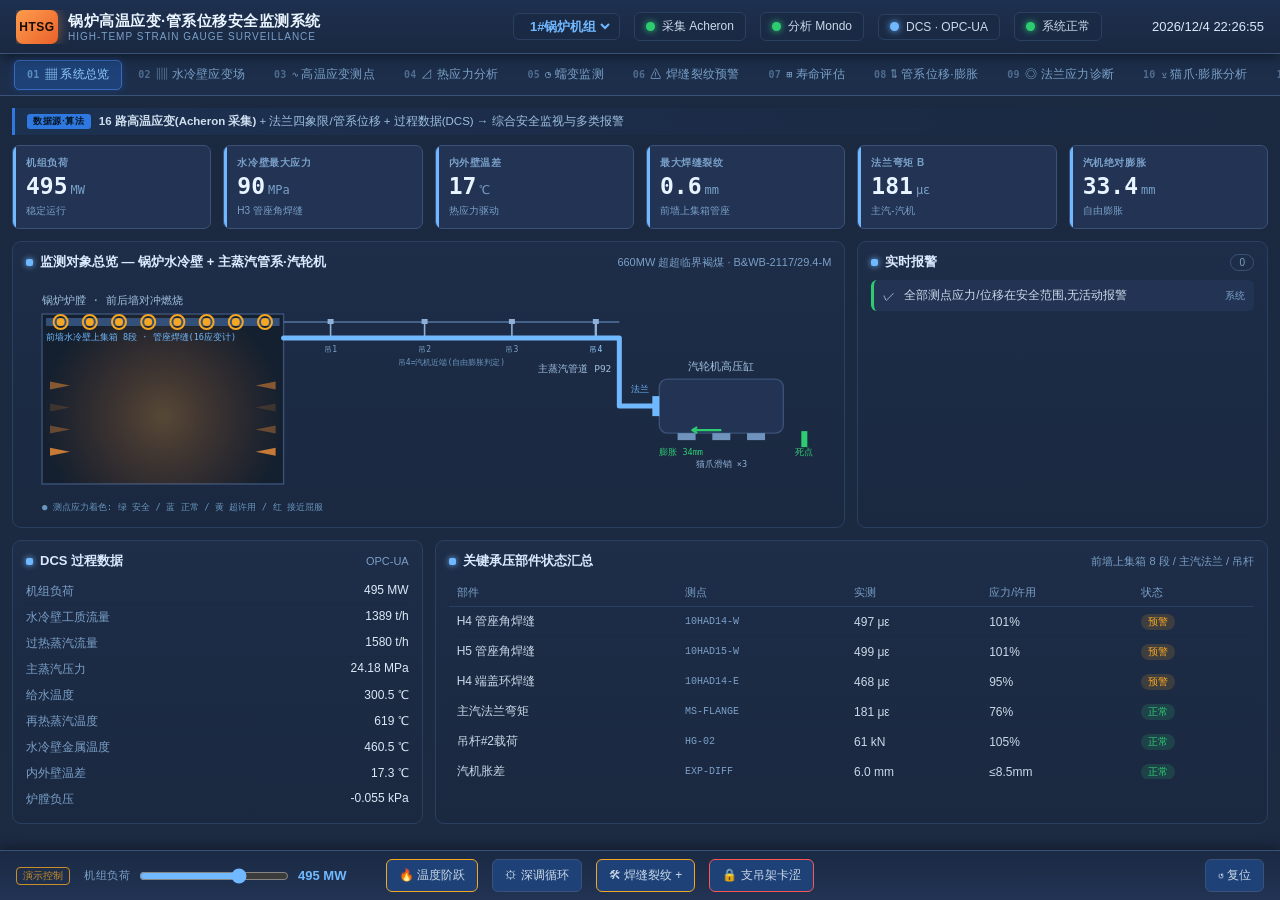
<file: dev-docs/htsg_hmi.html>
<!DOCTYPE html>
<html lang="zh-CN">
<head>
<meta charset="UTF-8">
<meta name="viewport" content="width=device-width, initial-scale=1.0">
<title>锅炉高温应变·管系位移安全监测系统</title>
<style>
:root{
  --bg:#1c2a42; --bg2:#1a2840; --panel:#1e2d48; --panel2:#223354;
  --border:#2a4060; --border2:#3a5278;
  --txt:#cbd9e8; --muted:#7aa0c8; --dim:#6896be;
  --cyan:#70b8ff; --blue:#2e78e0; --green:#2ecc71; --amber:#f5a623; --red:#ff5555; --purple:#a78bfa; --orange:#ff9d4d;
  --grid:#2a4060;
}
*{box-sizing:border-box;margin:0;padding:0}
html,body{height:100%}
body{
  font-family:"Segoe UI","Microsoft YaHei",-apple-system,sans-serif;
  background:linear-gradient(180deg,#1a2840 0%,#1c2a42 100%);
  color:var(--txt); font-size:13px; overflow:hidden; height:100vh;
  display:flex; flex-direction:column;
}
#topbar{
  height:54px; flex:0 0 54px; display:flex; align-items:center;
  background:linear-gradient(180deg,#1e3050,#1a2840);
  border-bottom:1px solid var(--border2); padding:0 16px; gap:14px;
  box-shadow:0 2px 12px rgba(0,0,0,.5); z-index:20;
}
#logo{display:flex;align-items:center;gap:10px;flex-shrink:1;min-width:0;overflow:hidden}
#logo .mark{
  width:42px;height:34px;border-radius:7px;
  background:linear-gradient(135deg,var(--orange),#e8612a);
  display:flex;align-items:center;justify-content:center;font-weight:800;color:#1a0c03;font-size:12px;letter-spacing:.5px;
  box-shadow:0 0 14px rgba(255,157,77,.45);
}
#logo .t1{font-size:15px;font-weight:700;letter-spacing:.5px;color:#eaf4ff;white-space:nowrap;overflow:hidden;text-overflow:ellipsis}
#logo .t2{font-size:10px;color:var(--muted);letter-spacing:1px;white-space:nowrap}
#topbar .spacer{flex:1}
.unit-sel{display:flex;align-items:center;gap:6px;background:#1a2a45;border:1px solid var(--border);border-radius:6px;padding:4px 6px}
.unit-sel select{background:transparent;color:var(--cyan);border:none;font-size:13px;font-weight:600;outline:none}
.tb-stat{display:flex;align-items:center;gap:7px;padding:5px 11px;background:#1a2a45;border:1px solid var(--border);border-radius:6px;font-size:12px;white-space:nowrap;flex-shrink:0}
.tb-stat .led{width:9px;height:9px;border-radius:50%;box-shadow:0 0 7px currentColor}
.led.g{background:var(--green);color:var(--green)}
.led.a{background:var(--amber);color:var(--amber)}
.led.r{background:var(--red);color:var(--red)}
.led.c{background:var(--cyan);color:var(--cyan)}
#clock{font-variant-numeric:tabular-nums;font-size:13px;color:#dbe9f7;min-width:148px;text-align:right}
#nav{
  flex:0 0 42px;height:42px;display:flex;align-items:center;gap:3px;
  background:#1c2e4a;border-bottom:1.5px solid var(--border2);padding:0 14px;
  overflow-x:auto;overflow-y:hidden;white-space:nowrap;z-index:15;
}
#nav::-webkit-scrollbar{height:5px}
#nav::-webkit-scrollbar-thumb{background:var(--border2);border-radius:3px}
.navbtn{
  display:inline-flex;align-items:center;gap:5px;padding:0 12px;height:30px;flex-shrink:0;
  border:1px solid transparent;border-radius:5px;background:transparent;color:var(--muted);
  font-size:12px;cursor:pointer;white-space:nowrap;font-family:inherit;font-weight:500;
  letter-spacing:.02em;transition:all .15s;
}
.navbtn:hover{background:#243860;color:#c8e0ff}
.navbtn.active{color:#90ccff;background:#1e4278;border-color:#3a6abf;box-shadow:0 0 8px rgba(50,120,255,.25)}
.navbtn .ix{font-size:10px;opacity:.55;font-weight:700;font-family:monospace}
.navbtn .key{color:var(--amber);font-size:8px;border:1px solid var(--amber);border-radius:3px;padding:0 3px;opacity:.9}
#main{flex:1;overflow:hidden;position:relative}
.page{position:absolute;inset:0;overflow:auto;padding:12px;display:none}
.page.active{display:block}
.page::-webkit-scrollbar{width:8px;height:8px}
.page::-webkit-scrollbar-thumb{background:var(--border2);border-radius:4px}
.page::-webkit-scrollbar-track{background:#1a2a44}
.grid{display:grid;gap:12px}
.g2{grid-template-columns:repeat(2,1fr)}
.g3{grid-template-columns:repeat(3,1fr)}
.g4{grid-template-columns:repeat(4,1fr)}
.g5{grid-template-columns:repeat(5,1fr)}
.g6{grid-template-columns:repeat(6,1fr)}
.card{background:linear-gradient(180deg,var(--panel),var(--bg2));border:1px solid var(--border);border-radius:9px;padding:11px 13px;position:relative}
.card.key{border-color:var(--cyan);box-shadow:0 0 0 1px rgba(112,184,255,.15),0 6px 20px rgba(0,0,0,.3)}
.card-h{display:flex;align-items:center;justify-content:space-between;margin-bottom:9px}
.card-h .ttl{font-size:13px;font-weight:600;color:#dbeafe;display:flex;align-items:center;gap:7px}
.card-h .ttl .dot{width:7px;height:7px;border-radius:2px;background:var(--cyan);box-shadow:0 0 6px var(--cyan)}
.card-h .sub{font-size:11px;color:var(--muted)}
.badge{font-size:10px;padding:2px 8px;border-radius:11px;border:1px solid var(--border2);color:var(--muted)}
.badge.key{background:rgba(112,184,255,.12);border-color:var(--cyan);color:var(--cyan)}
.badge.ok{background:rgba(46,204,113,.12);border-color:var(--green);color:var(--green)}
.badge.warn{background:rgba(245,166,35,.13);border-color:var(--amber);color:var(--amber)}
.badge.alm{background:rgba(255,85,85,.14);border-color:var(--red);color:var(--red)}
.vbtn{padding:3px 10px;font-size:11px;border-radius:5px;cursor:pointer;border:1px solid var(--border2);background:#223354;color:var(--muted);font-family:inherit;transition:all .15s}
.vbtn:hover{background:#243860;color:#c8e0ff}
.vbtn.on{border-color:#3a6abf;background:#1e4278;color:#90ccff}
.metric{background:#223354;border:1px solid var(--border2);border-radius:7px;padding:10px 13px;position:relative;overflow:hidden}
.metric .ml{font-size:10px;color:var(--muted);margin-bottom:5px;display:flex;align-items:center;gap:6px;letter-spacing:.06em;text-transform:uppercase;font-weight:600}
.metric .mv{font-size:23px;font-weight:700;color:#e8f4ff;font-family:"Consolas",monospace;font-variant-numeric:tabular-nums;line-height:1}
.metric .mv small{font-size:12px;color:var(--muted);font-weight:400;margin-left:3px}
.metric .mtrend{font-size:10px;color:var(--muted);margin-top:6px}
.metric .accent{position:absolute;left:0;top:0;bottom:0;width:3px;background:var(--cyan)}
.metric.warn .accent{background:var(--amber)} .metric.alm .accent{background:var(--red)}
.metric.warn .mv{color:#ffd98a} .metric.alm .mv{color:#ff9b9b}
canvas{display:block;width:100%}
table{width:100%;border-collapse:collapse;font-size:12px}
th{text-align:left;color:var(--muted);font-weight:500;padding:6px 8px;border-bottom:1px solid var(--border);font-size:11px}
td{padding:6px 8px;border-bottom:1px solid #1a2a40;font-variant-numeric:tabular-nums}
tr:hover td{background:#243860}
.mono{font-family:"Consolas","Courier New",monospace}
.tag-g{color:var(--green)} .tag-a{color:var(--amber)} .tag-r{color:var(--red)} .tag-c{color:var(--cyan)}
.pill{display:inline-block;padding:1px 7px;border-radius:9px;font-size:10px}
.pill.g{background:rgba(46,204,113,.15);color:var(--green)}
.pill.a{background:rgba(245,166,35,.15);color:var(--amber)}
.pill.r{background:rgba(255,85,85,.16);color:var(--red)}
.pill.c{background:rgba(112,184,255,.14);color:var(--cyan)}
.alm-row{display:flex;align-items:center;gap:9px;padding:7px 9px;border-radius:6px;margin-bottom:5px;background:#223354;border-left:3px solid var(--border2);font-size:12px}
.alm-row.r{border-left-color:var(--red);background:rgba(255,85,85,.07)}
.alm-row.a{border-left-color:var(--amber);background:rgba(245,166,35,.06)}
.alm-row.g{border-left-color:var(--green)}
.alm-row .ts{color:var(--muted);font-size:10px;font-variant-numeric:tabular-nums}
.alm-row .src{color:var(--muted);font-size:10px;margin-left:auto}
#ctrl{
  flex:0 0 50px;height:50px;display:flex;align-items:center;gap:14px;padding:0 16px;
  background:linear-gradient(0deg,#223354,#1a2a44);border-top:1px solid var(--border2);z-index:18;
  box-shadow:0 -2px 12px rgba(0,0,0,.4);
}
#ctrl .lbl{font-size:11px;color:var(--muted);text-transform:uppercase;letter-spacing:.5px}
#ctrl .demo-tag{font-size:10px;color:var(--amber);border:1px solid var(--amber);border-radius:4px;padding:1px 6px;opacity:.8}
.slider-wrap{display:flex;align-items:center;gap:9px}
input[type=range]{width:150px;accent-color:var(--cyan);cursor:pointer}
.cbtn{
  background:#1e4278;border:1px solid var(--border2);color:var(--txt);border-radius:6px;
  padding:7px 12px;font-size:12px;cursor:pointer;font-family:inherit;display:flex;align-items:center;gap:6px;transition:all .12s;
}
.cbtn:hover{background:#3a6abf;border-color:var(--cyan)}
.cbtn.on{background:var(--cyan);color:#04141f;border-color:var(--cyan);font-weight:600}
.cbtn.warn{border-color:var(--amber)} .cbtn.warn:hover{background:#5a4012}
.cbtn.alm{border-color:var(--red)} .cbtn.alm:hover{background:#5a1818}
.cbtn.reset{margin-left:auto;border-color:var(--border2)}
.flex{display:flex} .ac{align-items:center} .jb{justify-content:space-between} .gap{gap:10px}
.note{font-size:11px;color:var(--muted);line-height:1.7}
.kv{display:flex;justify-content:space-between;padding:4px 0;border-bottom:1px solid #1a2a40;font-size:12px}
.kv:last-child{border:none}
.kv .k{color:var(--muted)} .kv .v{font-variant-numeric:tabular-nums;color:#dbe9f7}
h4.sec{font-size:11px;color:var(--muted);text-transform:uppercase;letter-spacing:1px;margin:4px 0 8px;font-weight:600}
.diffbar{background:linear-gradient(90deg,rgba(255,157,77,.13),transparent);border-left:3px solid var(--orange);padding:8px 12px;border-radius:0 6px 6px 0;font-size:12px;color:#ffe0c2;margin-bottom:10px}
.diffbar b{color:var(--orange)}
.srcbar{display:flex;align-items:center;gap:8px;background:linear-gradient(90deg,rgba(46,120,224,.10),transparent);border-left:3px solid #2e78e0;padding:6px 12px;border-radius:0 5px 5px 0;font-size:11.5px;color:#9fc0e0;margin-bottom:10px}
.srcbar .tag{font-size:9px;font-weight:700;letter-spacing:.08em;color:#04141f;background:#2e78e0;border-radius:3px;padding:1px 6px;flex-shrink:0}
.srcbar b{color:#cfe0ee;font-weight:600}
#toast{position:fixed;top:62px;right:18px;z-index:50;display:flex;flex-direction:column;gap:8px;pointer-events:none}
.toast{background:#1e3050;border:1px solid var(--border2);border-left:3px solid var(--cyan);border-radius:6px;padding:9px 14px;font-size:12.5px;color:#dbe9f7;box-shadow:0 6px 20px rgba(0,0,0,.45);opacity:0;transform:translateX(24px);transition:all .25s;max-width:340px;line-height:1.5}
.toast.show{opacity:1;transform:none}
.toast.warn{border-left-color:var(--amber)} .toast.alm{border-left-color:var(--red)} .toast.ok{border-left-color:var(--green)}
@keyframes pulseA{0%,100%{box-shadow:0 0 0 0 rgba(245,166,35,.5)}50%{box-shadow:0 0 0 6px rgba(245,166,35,0)}}
@keyframes pulseR{0%,100%{box-shadow:0 0 0 0 rgba(255,85,85,.55)}50%{box-shadow:0 0 0 7px rgba(255,85,85,0)}}
.cbtn.pulse{animation:pulseA 1.1s infinite;border-color:var(--amber);color:#ffd98a}
.cbtn.pulse.alm{animation:pulseR 1.1s infinite;border-color:var(--red);color:#ff9b9b}
</style>
</head>
<body>

<div id="topbar">
  <div id="logo">
    <div class="mark">HTSG</div>
    <div>
      <div class="t1">锅炉高温应变·管系位移安全监测系统</div>
      <div class="t2">HIGH-TEMP STRAIN GAUGE SURVEILLANCE</div>
    </div>
  </div>
  <div class="spacer"></div>
  <div class="unit-sel">
    <span class="led g" id="unitLed"></span>
    <select id="unitSel" onchange="setUnit(this.value)">
      <option value="1">1#锅炉机组</option>
      <option value="2">2#锅炉机组</option>
    </select>
  </div>
  <div class="tb-stat"><span class="led g" id="acqLed"></span>采集 Acheron</div>
  <div class="tb-stat"><span class="led g" id="anaLed"></span>分析 Mondo</div>
  <div class="tb-stat"><span class="led c"></span>DCS · OPC-UA</div>
  <div class="tb-stat" id="globalStat"><span class="led g" id="globalLed"></span><span id="globalTxt">系统正常</span></div>
  <div id="clock">------ --:--:--</div>
</div>

<div id="nav"></div>
<div id="main"></div>

<div id="ctrl">
  <span class="demo-tag">演示控制</span>
  <div class="slider-wrap">
    <span class="lbl">机组负荷</span>
    <input type="range" id="loadSlider" min="20" max="100" value="75" oninput="setLoad(this.value)">
    <span id="loadVal" style="min-width:74px;color:var(--cyan);font-weight:600">495 MW</span>
  </div>
  <button class="cbtn warn" id="btnThermal" onclick="fireThermalShock()">🔥 温度阶跃</button>
  <button class="cbtn" id="btnCycle" onclick="toggleDeepCycle()">⚙ 深调循环</button>
  <button class="cbtn warn" id="btnCrack" onclick="stepCrack()">🛠 焊缝裂纹 +</button>
  <button class="cbtn alm" id="btnSeize" onclick="toggleSeize()">🔒 支吊架卡涩</button>
  <button class="cbtn reset" onclick="resetSim()">↺ 复位</button>
</div>
<div id="toast"></div>

<script>
/* =====================================================================
   HTSG 锅炉高温应变·管系位移安全监测系统 — 前端仿真演示
   业主: 京能(锡林郭勒)发电有限公司 660MW 超超临界褐煤机组(B&W)
   采集 Acheron · 分析 Mondo · 过程数据 DCS(OPC-UA/Modbus)
   传感器: 高温应变计(>630℃, 50Hz) DYN-S-HT-C-1000 + 应变释放/防护装置
   所有数据均为前端仿真,仅供产品演示。
   ===================================================================== */

/* ---------- 全局配置 ---------- */
const RATED_MW = 660;
const BOILER = 'B&WB-2117/29.4-M';          // 锅炉型号
const E_HOT   = 170000;                       // 12Cr1MoVG 600℃ 弹性模量 MPa
const ALPHA   = 13.5e-6;                       // 线膨胀系数 1/℃
const NU      = 0.3;
const SY_HOT  = 205;                           // 12Cr1MoVG 高温(~600℃)屈服 MPa
const SALLOW  = 84;                            // GB5310 高温许用应力 MPa(~580℃)
const ACCEL   = 200;                           // 演示时间加速: 每秒 ≈200 运行小时(蠕变/损伤可见)
const P92_E   = 165000;                        // P92 主蒸汽管 620℃ E MPa
const P92_SY  = 230;                           // P92 高温屈服 MPa

// 前墙水冷壁上集箱: 原4大段→改造为8小段, 标高78650→78890(抬高240mm), φ219×50, 12Cr1MoVG
const HEADERS = ['H1','H2','H3','H4','H5','H6','H7','H8'];
// 应变测点(KKS风格命名), 类型: weld=管座角焊缝(横向裂纹高发) / endcap=端盖焊缝 / tube=水冷壁光管 / fin=鳍片 / outlet=Φ133引出管
const WW_SENSORS = [
  {id:'10HAD11-W', hdr:0, type:'weld',   name:'H1 管座角焊缝',   kt:2.6},
  {id:'10HAD12-W', hdr:1, type:'weld',   name:'H2 管座角焊缝',   kt:2.7},
  {id:'10HAD13-W', hdr:2, type:'weld',   name:'H3 管座角焊缝',   kt:2.9},
  {id:'10HAD14-W', hdr:3, type:'weld',   name:'H4 管座角焊缝',   kt:3.1},
  {id:'10HAD15-W', hdr:4, type:'weld',   name:'H5 管座角焊缝',   kt:3.0},
  {id:'10HAD16-W', hdr:5, type:'weld',   name:'H6 管座角焊缝',   kt:2.8},
  {id:'10HAD17-W', hdr:6, type:'weld',   name:'H7 管座角焊缝',   kt:2.7},
  {id:'10HAD18-W', hdr:7, type:'weld',   name:'H8 管座角焊缝',   kt:2.6},
  {id:'10HAD14-E', hdr:3, type:'endcap', name:'H4 端盖环焊缝',   kt:2.2},
  {id:'10HAD15-E', hdr:4, type:'endcap', name:'H5 端盖环焊缝',   kt:2.2},
  {id:'10HAD14-O', hdr:3, type:'outlet', name:'H4 Φ133 引出管',  kt:1.9},
  {id:'10HAD15-O', hdr:4, type:'outlet', name:'H5 Φ133 引出管',  kt:1.9},
  {id:'10HAD13-T', hdr:2, type:'tube',   name:'H3 水冷壁光管',   kt:1.3},
  {id:'10HAD16-T', hdr:5, type:'tube',   name:'H6 水冷壁光管',   kt:1.3},
  {id:'10HAD14-F', hdr:3, type:'fin',    name:'H4 鳍片(膜式壁)', kt:1.6},
  {id:'10HAD15-F', hdr:4, type:'fin',    name:'H5 鳍片(膜式壁)', kt:1.6},
];
// 主蒸汽管道—汽轮机高压缸 法兰应变测点(四象限): 颈部轴向εz(反算弯矩) + 法兰环环向εθ(翘曲/密封)
// 周向 0°上 / 90°右 / 180°下 / 270°左
const FLANGE_QUAD = ['0° 上','90° 右','180° 下','270° 左'];
// 管系位移测点(拉丝位移0-300mm/倾角传感器), 含吊杆载荷
const PIPE_NODES = [
  {id:'MS-P1', name:'主蒸汽管 立管段',  base:18},
  {id:'MS-P2', name:'主蒸汽管 弯头前',  base:26},
  {id:'MS-P3', name:'汽机入口 法兰颈',  base:31},
  {id:'RH-P1', name:'再热热段 水平段',  base:22},
];
const HANGERS = [
  {id:'HG-01', name:'吊杆#1 主蒸汽立管', rated:62},
  {id:'HG-02', name:'吊杆#2 主蒸汽弯头', rated:58},
  {id:'HG-03', name:'恒力弹簧吊#3 水平段', rated:74},
  {id:'HG-04', name:'吊杆#4 汽机近端',   rated:45},
];
const HAS_EXPANSION_JOINT = false;   // 主汽法兰: 无膨胀节(法兰硬扛)→ 演示弯矩/翘曲随温度抬升

/* ---------- 仿真状态 ---------- */
const S = {
  t:0, unit:1,
  loadPct:75,
  thermalT:-99,            // 温度阶跃/热冲击触发时刻
  deepCycle:false,         // 深调循环(快速变负荷)
  crackPct:0,              // 焊缝裂纹萌生程度(驱动 H4 管座应力集中上升)
  seize:false,             // 支吊架卡涩(膨胀受阻→法兰弯矩/猫爪侧推上升)
  ww:{},                   // 水冷壁各测点 {strain,stress,temp,pctYield,...}
  field:[],                // 应变场云图栅格
  creep:{},                // 各测点蠕变累计 με
  weldCrack:{},            // 各焊缝裂纹深度估计 mm
  flange:{neckZ:[0,0,0,0], ringT:[0,0,0,0], Tq:[0,0,0,0]},  // 四象限应变/温度
  fIdx:{B:0,Bx:0,By:0,W:0,A:0,R:0,dT:0},                     // 法兰诊断指标
  pipe:{},                 // 管系位移
  hanger:{},               // 吊杆载荷
  expAbs:0, expDiff:0, catClawLat:0,   // 缸体绝对膨胀/胀差/猫爪侧推
  proc:{},                 // DCS 过程数据
  alarms:[],
  fatigue:0,               // 集箱疲劳累计损伤(深调循环)
  creepLife:0,             // 蠕变寿命损耗
  cycleCount:0,            // 深调循环计数
  hist:{},
  log:[],
  uptime:412,
};
function pushLog(src,lv,msg){
  const d=new Date();
  S.log.unshift({t:d.toLocaleTimeString('zh-CN',{hour12:false}), src, lv, msg});
  if(S.log.length>200) S.log.pop();
}
function initState(){
  WW_SENSORS.forEach(s=>{ S.ww[s.id]={strain:0,stress:0,temp:0,pctYield:0,ph:Math.random()*6.28}; S.creep[s.id]=12+Math.random()*30; S.creepRate=S.creepRate||{}; S.creepRate[s.id]=0; S.lmpTr=S.lmpTr||{}; S.lmpTr[s.id]=1e8; S.robinsonD=S.robinsonD||{}; S.robinsonD[s.id]=0.02+Math.random()*0.03; });
  ALG.base={};
  // 各焊缝初始裂纹深度(无损检测基线 mm), H4 偏高(深调高发位置)
  WW_SENSORS.filter(s=>s.type==='weld'||s.type==='endcap').forEach((s,i)=>{ S.weldCrack[s.id]=(s.hdr===3?0.6:0.1+Math.random()*0.2); });
  PIPE_NODES.forEach(n=> S.pipe[n.id]={disp:n.base, tilt:0});
  HANGERS.forEach(h=> S.hanger[h.id]={load:h.rated});
  ALG._rbf=null; ALG.holt={l:null,b:0,sErr:1};
  S.alg={ rbfConf:0, spe:0, speWorst:{id:'',z:0}, speZ:{}, fc:{fc:0,band:2,slope:0,actual:0}, rul:{med:2.6e5,lo:1e5,hi:4e5,lam:2.6e5,k:3.2}, robinsonMax:0, serviceHrs:412*24 };
  S.hist={ creep:[], fatigue:[], maxStress:[], flangeB:[], flangeW:[], expAbs:[], wallDT:[], spe:[], fcA:[], fcP:[], catClaw:[] };
  for(let i=0;i<120;i++){ const p=i/120;   // 预填波形,进入页面即有动态趋势
    S.hist.creep.push(38+p*5+1.6*Math.sin(i*0.21));
    S.hist.fatigue.push(12+p*6+0.6*Math.sin(i*0.18));
    S.hist.maxStress.push(78+7*Math.sin(i*0.16));
    S.hist.flangeB.push(165+16*Math.sin(i*0.13));
    S.hist.flangeW.push(42+9*Math.sin(i*0.13+1));
    S.hist.expAbs.push(30+4*Math.sin(i*0.11));
    S.hist.wallDT.push(18+4*Math.sin(i*0.14));
    S.hist.spe.push(6+2.5*Math.sin(i*0.22));
    S.hist.fcA.push(80+6*Math.sin(i*0.15)); S.hist.fcP.push(80+5*Math.sin(i*0.15));
    S.hist.catClaw.push(30+8*Math.sin(i*0.11+0.5));}
  S.stressVec={ax:10,lat:2,mag:10,ang:0,expDeficit:0,lastHangDev:0,lastHangDisp:31,lastHangLoad:45};
  S.stressCause={t:'g',name:'自由膨胀正常',why:'各约束在范围内,缸体沿死点自由膨胀'};
  S.alarms=[]; S.fatigue=0.18; S.creepLife=0.11; S.log=[];
  pushLog('系统','INFO','HTSG 高温应变监测系统启动 / Acheron 采集 + Mondo 分析在线');
  pushLog('OPC-UA','INFO','DCS 过程数据链路建立 (节点 ns=2, KKS 标识)');
  pushLog('传感器','INFO','高温应变计 16 路 / 法兰四象限 8 路 / 拉丝位移 4 路 自检通过');
}

/* ---------- 物理量换算 ---------- */
// 总应变(με) → 应力(MPa): σ = E·ε
function strToStress(ueMech, E){ return (E||E_HOT) * ueMech*1e-6; }
// 厚壁集箱 内外壁温差 ΔT 引起的热应力(二次应力): σ_th = E·α·ΔT / (2(1-ν))
function thermalStress(dT){ return E_HOT*ALPHA*dT/(2*(1-NU)); }

/* =====================================================================
   算法引擎 (数字孪生四层) —— 真实可计算的轻量实现
   ① 场映射/重构: RBF(多二次)插值 [代理 PINN/iFEM]
   ② 蠕变本构: Norton-Bailey 在线积分 + Larson-Miller(LMP) + Robinson 累积
   ③ 异常检测: PCA/SPE 多维不协同(残差Q统计) [代理 Isolation Forest]
   ④ 预测/寿命: Holt 线性趋势预测+预测带 [代理 LSTM] + Weibull/Bayes RUL
   ===================================================================== */
// 高斯消元解线性方程组 A x = b
function solveLin(A,b){
  const n=b.length;b=b.slice();A=A.map(r=>r.slice());
  for(let p=0;p<n;p++){ let mx=p; for(let i=p+1;i<n;i++)if(Math.abs(A[i][p])>Math.abs(A[mx][p]))mx=i;
    [A[p],A[mx]]=[A[mx],A[p]];[b[p],b[mx]]=[b[mx],b[p]];
    const piv=A[p][p]||1e-9;
    for(let i=p+1;i<n;i++){const f=A[i][p]/piv;for(let j=p;j<n;j++)A[i][j]-=f*A[p][j];b[i]-=f*b[p];}
  }
  const x=new Array(n).fill(0);
  for(let i=n-1;i>=0;i--){let s=b[i];for(let j=i+1;j<n;j++)s-=A[i][j]*x[j];x[i]=s/(A[i][i]||1e-9);}
  return x;
}
// 测点在水冷壁面归一化坐标 (x=集箱跨度, y=高度方向)
const ROW_Y={outlet:0.16,endcap:0.30,weld:0.50,fin:0.63,tube:0.80};
const SENSOR_XY = WW_SENSORS.map(s=>[ (s.hdr+0.5)/8, ROW_Y[s.type] ]);
const ALG = {
  // ---- ① RBF 多二次插值场重构 ----
  _rbf:null, _eps:0.12, _ridge:0.0002,
  rbfFit(vals){ const C=SENSOR_XY, n=C.length, c=this._eps;
    const phi=(a,b)=>{const dx=a[0]-b[0],dy=a[1]-b[1];return Math.sqrt(dx*dx+dy*dy+c*c);};
    const M=[]; for(let i=0;i<n;i++){M.push([]);for(let j=0;j<n;j++)M[i].push(phi(C[i],C[j]));M[i][i]+=this._ridge;}
    this._rbf={w:solveLin(M,vals),phi,C}; return this._rbf; },
  rbfEval(x,y){ const R=this._rbf; if(!R)return 0; let s=0; for(let j=0;j<R.C.length;j++)s+=R.w[j]*R.phi([x,y],R.C[j]); return s; },
  // 留一交叉验证 → 重构置信度(%)
  rbfLOO(vals){ const C=SENSOR_XY,n=C.length,c=this._eps;
    const phi=(a,b)=>{const dx=a[0]-b[0],dy=a[1]-b[1];return Math.sqrt(dx*dx+dy*dy+c*c);};
    let se=0,meanV=vals.reduce((a,b)=>a+Math.abs(b),0)/n;
    for(let k=0;k<n;k++){ const idx=[...Array(n).keys()].filter(i=>i!==k);
      const M=idx.map(i=>idx.map(j=>phi(C[i],C[j])+(i===j?this._ridge:0)));
      const w=solveLin(M,idx.map(i=>vals[i]));
      let pred=0; idx.forEach((i,jj)=>pred+=w[jj]*phi(C[k],C[i]));
      se+=(pred-vals[k])**2; }
    const rmse=Math.sqrt(se/n);                                   // 留一交叉验证 RMSE
    return Math.max(0,Math.min(100, 100*(1-rmse/(meanV+1e-6)))); }, // 相对精度(%)
  // ---- ② Norton-Bailey 蠕变本构 ε̇c = A σ^n t^m (时间硬化, 演示加速) ----
  nbA:2.7e-11, nbN:5.0, nbM:-0.55, nbTref:773,
  nbRate(sigma,Tc,tHr){ const T=Tc+273;
    const tempAcc=Math.exp(12*(1 - this.nbTref/T));               // 阿伦尼乌斯型温度加速
    return this.nbA*Math.pow(Math.max(1,sigma),this.nbN)*Math.pow(Math.max(1,tHr),this.nbM)*tempAcc; }, // με/h
  // Larson-Miller: 断裂寿命 tr (h);  LMP = a - b·log10(σ),  P=T(C+log10 tr)/1000
  lmpC:20,
  lmp(sigma){ return 24.8 - 2.35*Math.log10(Math.max(5,sigma)); },
  ruptureHrs(sigma,Tc){ const T=Tc+273; const ex=this.lmp(sigma)*1000/T - this.lmpC; return Math.pow(10, Math.min(12,Math.max(0,ex))); },
  // ---- ③ PCA/SPE 多维不协同 (残差 Q 统计) ----
  // 健康基线: 各测点应力对负荷的慢自适应期望; 残差标准化平方和=SPE
  base:{}, baseInit(id,v){ this.base[id]={mu:v,var:49}; },
  // 均值慢自适应(健康学习,故障时基线跟不上→残差累积);方差较快学习正常波动幅度
  speUpdate(ids){ let spe=0,worst={id:'',z:0}; const zs={};
    ids.forEach(id=>{ const o=S.ww[id]; const b=this.base[id]||(this.base[id]={mu:o.stress,var:49});
      const z=(o.stress-b.mu)/Math.sqrt(b.var); zs[id]=z; spe+=z*z; if(Math.abs(z)>Math.abs(worst.z))worst={id,z};
      // 鲁棒学习: 仅在"受控"(|z|<2.5)样本上更新基线,持续故障不被基线吸收 → SPE 维持高位
      const aMu=0.0025, aVar=0.02, e=o.stress-b.mu;
      if(Math.abs(z)<2.5){ b.mu+=aMu*e; b.var=Math.max(36,(1-aVar)*b.var+aVar*e*e); } });
    return {spe, worst, zs, k:ids.length}; },
  // ---- ④ Holt 线性趋势预测 + 预测带 (代理 LSTM) ----
  holt:{l:null,b:0,sErr:4},
  holtStep(y,h){ const H=this.holt, al=0.18, be=0.05;
    if(H.l===null){H.l=y;H.b=0;return {fc:y,band:4,slope:0,breach:false,innov:0};}
    const pred1=H.l+H.b;                          // 一步超前预测
    const err=y-pred1; const sd=Math.sqrt(H.sErr);
    const breach = err>2.2*sd && err>4;           // 实测显著高于预测(只关注上行突增)
    const lp=H.l; H.l=al*y+(1-al)*pred1; H.b=be*(H.l-lp)+(1-be)*H.b;
    H.sErr=0.93*H.sErr+0.07*err*err;
    return {fc:H.l+h*H.b, band:2*sd+4, slope:H.b, breach, innov:err}; },
  // ---- Weibull + 贝叶斯 RUL ----
  wbK:3.2, wbLam0:2.6e5,   // 形状/初始尺度(h)
  rul(D, creepRate){
    // 贝叶斯: 实测蠕变速率高于额定 → 收缩尺度 λ(寿命变短)
    const nomRate=0.6, lam=this.wbLam0*Math.max(0.25, nomRate/Math.max(nomRate,creepRate));
    const q=(p)=>lam*Math.pow(-Math.log(1-p),1/this.wbK)*(1-Math.min(0.98,D)); // 分位数×剩余比例
    return {med:q(0.5), lo:q(0.1), hi:q(0.9), lam, k:this.wbK}; },
};

/* ---------- 仿真更新 ---------- */
function updateSim(dt){
  S.t += dt;
  const lf = S.loadPct/100;          // 机组负荷仅由滑块手动设定,不自动滑动
  // 深调循环: 不改动负荷,仅叠加快速变负荷的交变热应力并累计循环次数(疲劳)
  if(S.deepCycle){
    const c = Math.sin(S.t*0.5);
    if(updateSim._lastC!==undefined && updateSim._lastC*c<0) S.cycleCount++;
    updateSim._lastC=c;
  }
  // 平滑抖动(确定性正弦,非每帧随机)→ 数值缓慢漂移,DOM 与画布数字均不闪烁
  let _ji=0; const jit=(a)=>{ _ji++; return 1+a*0.5*Math.sin(S.t*(0.45+0.08*(_ji%7))+_ji*0.9); };

  // 温度阶跃/热冲击包络: 触发后内外壁温差骤升再衰减(深调变负荷/启停的典型热冲击)
  const tsSince = S.t - S.thermalT;
  const shock = tsSince>=0 && tsSince<40 ? Math.exp(-tsSince*0.10)*(tsSince<1.5?tsSince/1.5:1) : 0;
  // 低负荷热偏差: 超低负荷(<45%)火焰中心偏移/各屏吸热不均→水冷壁壁温偏差与内外温差加大
  const lowLoadDT = lf<0.45 ? Math.pow((0.45-lf)/0.45,1.2)*22 : 0;
  // 深调快速变负荷的速率项(壁温响应滞后→瞬态温差)
  const rate = S.deepCycle ? Math.abs(Math.cos(S.t*0.16))*0.16*14 : 0;

  /* ===== 应用1: 水冷壁高温应变场 (多因素: 负荷+工质流量+蒸汽流量→壁温/热应力) ===== */
  const wwFlowPct = Math.max(0.25, lf*(1+0.002*Math.sin(S.t*0.5)));   // 水冷壁工质流量(相对额定)
  const steamPct  = Math.max(0.20, lf);                                  // 过热蒸汽流量(相对额定)
  const flowDef   = Math.max(0, 0.5 - wwFlowPct)*42;                     // 低流量→换热恶化,壁温/温差附加升高
  S._wwFlowPct=wwFlowPct; S._steamPct=steamPct;
  const wallTwork = 435 - (1-lf)*18 + flowDef*0.55;            // 工质温度 ℃(受工质流量影响)
  const baseWallDT = 14 + (1-lf)*4;                            // 稳态内外壁温差
  const wallDT = baseWallDT + lowLoadDT + shock*48 + rate + flowDef*0.4 + 2.6*Math.sin(S.t*0.85) + 1.2*Math.sin(S.t*0.33);   // 内外壁温差 ℃(含波动)
  const sTh = thermalStress(wallDT);            // 热应力 MPa(膜+弯的二次应力)
  let maxStress=0, maxPctY=0, maxId='';
  WW_SENSORS.forEach(s=>{
    const o=S.ww[s.id];
    o.temp = wallTwork + 30 + (s.type==='weld'?6:0) - (s.hdr-3.5)*1.1 + shock*10 + 0.8*Math.sin(S.t*0.5+o.ph); // 金属温度 ℃
    // 机械应力(自重+约束+内压分离)随负荷温和变化
    const mech = (28 + 26*lf)*jit(0.03);
    // 热应力按几何应力集中 kt 放大(管座焊趾), H4(裂纹高发)再叠加裂纹萌生项
    const crackBoost = (s.hdr===3 && (s.type==='weld')) ? S.crackPct*0.9 : (s.hdr===3&&s.type==='endcap'? S.crackPct*0.3:0);
    let stress = mech + sTh*(s.kt/2.0) + crackBoost;
    stress *= (0.955+0.05*Math.sin(S.t*(0.7+s.kt*0.1)+o.ph) + 0.035*Math.sin(S.t*0.6+o.ph*0.5));  // 含波动,趋势可见起伏
    o.stress = stress;
    o.strain = stress/E_HOT*1e6;                 // 反推总应变 με
    o.pctYield = stress/SY_HOT*100;
    o.pctAllow = stress/SALLOW*100;
    if(stress>maxStress){maxStress=stress;maxPctY=o.pctYield;maxId=s.id;}
    // ② Norton-Bailey 蠕变本构在线积分 + Larson-Miller 断裂寿命 + Robinson 损伤累积
    const tHr=S.alg.serviceHrs;
    const rate=ALG.nbRate(stress,o.temp,tHr);          // με/h
    S.creepRate[s.id]=rate*1000;                        // με/kh (显示)
    S.creep[s.id]   += rate*dt*ACCEL*(1+shock*1.5);
    const tr=ALG.ruptureHrs(stress,o.temp); S.lmpTr[s.id]=tr;
    S.robinsonD[s.id]+= dt*ACCEL/tr;                    // Robinson Σ ti/tr
  });
  S.alg.serviceHrs += dt*ACCEL;
  S.ww._max={stress:maxStress,pctY:maxPctY,id:maxId,dt:wallDT,sTh:sTh,twork:wallTwork};

  // 焊缝裂纹扩展(深调循环疲劳 + 裂纹注入): da/dN ~ 应力幅, H4 管座最敏感
  WW_SENSORS.filter(s=>s.type==='weld'||s.type==='endcap').forEach(s=>{
    const o=S.ww[s.id];
    const growth = (S.deepCycle?0.00006:0.0000015)*Math.pow(o.pctAllow/100,2) + (s.hdr===3?S.crackPct*0.00004:0);
    S.weldCrack[s.id]=Math.min(8, S.weldCrack[s.id]+growth*(1+shock*3));
  });

  // ① 应变场重构: RBF 多二次插值(由 16 测点实测应力外推全壁面) + 留一交叉验证置信度
  buildField();

  // ③ PCA/SPE 多维不协同异常检测(残差 Q 统计)
  const speIds=WW_SENSORS.map(s=>s.id);
  const sp=ALG.speUpdate(speIds); S.alg.spe=sp.spe; S.alg.speWorst=sp.worst; S.alg.speZ=sp.zs;
  // ④ Holt 线性趋势预测(对 H4 管座焊缝应力, 代理 LSTM): 实际超预测带 → 屈服/裂纹扩展
  const h4=S.ww['10HAD14-W'].stress;
  const fc=ALG.holtStep(h4, 12);
  if(fc.breach) S.alg._breachUntil=S.t+2.5;                 // 突增越界后锁存数秒
  S.alg.fc={fc:fc.fc, band:fc.band, slope:fc.slope, actual:h4, innov:fc.innov, breach: S.t < (S.alg._breachUntil||-9)};
  // ④ Weibull + 贝叶斯 RUL(以 H4 蠕变速率与最大 Robinson 损伤更新)
  let rdMax=0,rdId=''; speIds.forEach(id=>{if(S.robinsonD[id]>rdMax){rdMax=S.robinsonD[id];rdId=id;}});
  S.alg.robinsonMax=rdMax; S.alg.robinsonId=rdId;
  S.alg.rul=ALG.rul(rdMax, S.creepRate['10HAD14-W']/1000);

  /* ===== 应用2: 管系位移 + 法兰应力 + 猫爪 ===== */
  // 缸体绝对热膨胀(自死点): 随主蒸汽温度/负荷, 卡涩时膨胀受阻(实测值偏小但内部憋应力)
  const freeExp = 22 + lf*14;                   // 自由膨胀目标 mm
  const seizeFactor = S.seize ? 0.62 : 1;       // 卡涩→实测膨胀被约束
  S.expAbs = freeExp*seizeFactor*jit(0.01) + shock*1.5 + 1.3*Math.sin(S.t*0.8) + 0.6*Math.sin(S.t*0.3);
  S.expDiff = (4.2 + lf*2.1)*jit(0.02) + (S.seize?2.4:0) + shock*0.8 + 0.45*Math.sin(S.t*0.85);   // 胀差(转子-缸体) mm
  // 管系位移(拉丝位移传感器): 随热膨胀, 卡涩处位移受限
  PIPE_NODES.forEach((n,i)=>{
    const p=S.pipe[n.id];
    p.disp = n.base*(0.6+0.4*lf)*(S.seize?0.7:1)*jit(0.01) + shock*1.2 + S.expAbs*0.15 + 0.8*Math.sin(S.t*0.8+i*0.9);
    p.tilt = ((n.base-22)*0.04 + (S.seize?0.6:0.12) + shock*0.3)*jit(0.05) + 0.06*Math.sin(S.t*0.75+i);  // 倾角 °
  });
  // 吊杆载荷: 设计冷态预紧, 热态/卡涩→载荷重分配(卡涩吊杆超载, 邻近卸载)
  HANGERS.forEach((h,i)=>{
    const hh=S.hanger[h.id];
    let load = h.rated*(0.92+0.10*lf)*jit(0.02)*(1+0.05*Math.sin(S.t*0.8+i*0.8));
    if(S.seize){ load *= (i===1? 1.42 : (i===2?0.74:1.05)); }  // #2卡涩超载
    load += shock*2.5;
    hh.load=load;
  });

  // 法兰四象限应变: 颈部轴向 εz(弯矩) + 法兰环环向 εθ(翘曲); 无膨胀节→随温度抬升
  const tBase = 300 + lf*255;                   // 主蒸汽温度 ℃(P92, 至620)
  // 缓慢"呼吸"调制(确定性,周期≈40s)→ 趋势可见起伏,但逐帧变化极小不闪烁
  const breath = 1+0.06*Math.sin(S.t*0.7)+0.03*Math.sin(S.t*0.27);
  const thrust = (1-(HAS_EXPANSION_JOINT?0.55:0))*(0.4+0.6*lf)*breath;  // 管系热推力系数
  // 上下温差(保温不均/疏水) — 驱动不对称
  S.flange.dT = (8 + lf*6 + shock*14 + (S.seize?6:0))*(1+0.05*Math.sin(S.t*0.75));
  for(let q=0;q<4;q++){
    // 轴向应变 εz: 弯矩使 0°(上)与180°(下)反相, 90/270 次之; 卡涩/推力放大
    const dir = [1,0.15,-1,-0.15][q];
    const bend = (24 + 72*thrust + (S.seize?110:0) + shock*40);
    S.flange.neckZ[q] = (210 + 175*lf) + dir*bend + 3*Math.sin(S.t*0.6+q*1.7);   // με
    // 环向应变 εθ: 翘曲使各象限不等, 危险象限(180°下/0°上)随推力+温差扩大
    const warpDir=[1.0,0.35,0.8,0.3][q];
    S.flange.ringT[q] = (160+120*lf) + warpDir*(16+48*thrust+(S.seize?105:0)+shock*30)*breath + 2.5*Math.sin(S.t*0.5+q*2.3);
    S.flange.Tq[q] = tBase + [1,0,-1,0][q]*S.flange.dT*0.5 + Math.sin(S.t*0.4+q*1.1);
  }
  // 法兰诊断指标
  const z=S.flange.neckZ, r=S.flange.ringT;
  S.fIdx.By = z[0]-z[2];  S.fIdx.Bx = z[1]-z[3];
  S.fIdx.B = Math.sqrt(S.fIdx.By*S.fIdx.By + S.fIdx.Bx*S.fIdx.Bx);
  S.fIdx.W = Math.max(...r)-Math.min(...r);
  S.fIdx.A = S.fIdx.W/(S.fIdx.B+1e-6);
  S.fIdx.R = S.fIdx.W/(Math.abs(S.flange.dT)+1e-6);
  S.fIdx.dT = S.flange.dT;
  S.fIdx.worstQ = r.indexOf(Math.max(...r));
  // 猫爪侧推力(管系外载经法兰传至缸体→猫爪滑销): 卡涩/弯矩大→侧推上升→失稳风险
  S.catClawLat = (S.fIdx.B*0.18 + (S.seize?52:0) + shock*15)*jit(0.03);
  // 汽机自由膨胀度: 由"末吊架(汽机近端 HG-04)形变 + 主汽-汽机法兰形变"联合判定
  // = 实测缸体膨胀/自由膨胀目标, 经管系约束(法兰弯矩)与末吊架超载修正
  const lastH=S.hanger['HG-04']; const lastOver=Math.max(0,(lastH.load/45-1))*100;
  S.lastHangerOver=lastOver;
  S.freeExpDeg = Math.max(0, Math.min(100, (S.expAbs/freeExp)*100 - Math.max(0,(S.fIdx.B-160))/5 - lastOver*0.4));

  /* 应力方向合成: 末吊架位移 + 法兰位移(弯矩) + 缸体膨胀受阻 → 缸体合成受力方向 + 故障原因 */
  const expDeficit = Math.max(0, freeExp - S.expAbs);              // 缸体膨胀受阻量 mm
  const lastHangDev = lastH.load/45 - 1;                            // 末吊架载荷偏差(相对额定)
  const lastHangDisp = S.pipe['MS-P3'].disp;                        // 汽机入口(末端)位移 mm
  // 轴向力(沿膨胀轴, 指向死点=阻碍膨胀为正): 膨胀受阻 + 末吊架约束
  const Faxial = expDeficit*9 + Math.max(0,lastHangDev)*70 + (S.seize?40:8);
  // 横向力(垂直膨胀轴): 法兰弯矩横向分量 + 末吊架不均
  const Flat = S.fIdx.Bx*0.10 + lastHangDev*30;
  S.stressVec = {ax:Faxial, lat:Flat, mag:Math.hypot(Faxial,Flat), ang:Math.atan2(Flat,Faxial),
                 expDeficit, lastHangDev, lastHangDisp, lastHangLoad:lastH.load};
  // 故障原因判定(无法自由膨胀)
  let cause;
  if(S.seize) cause={t:'r',name:'支吊架卡涩',why:'末吊架(HG-04)超载且缸体膨胀受阻 → 管系热膨胀无法释放,推汽机缸体,猫爪受侧推'};
  else if(S.fIdx.B>240 && S.fIdx.A<1.2) cause={t:'a',name:'管系外载偏大',why:'法兰弯矩高、支吊架偏差,管系对法兰/缸体施加额外推力'};
  else if(expDeficit>6 && Math.abs(lastHangDev)<0.15) cause={t:'a',name:'导向/死点卡涩',why:'缸体膨胀明显不足而吊架载荷正常,疑似滑销/导向卡涩'};
  else cause={t:'g',name:'自由膨胀正常',why:'末吊架、法兰、膨胀三者协调,缸体沿死点自由膨胀'};
  S.stressCause=cause;

  /* ===== DCS 过程数据 ===== */
  S.proc = {
    load: Math.round(RATED_MW*lf),
    wwFlow: Math.round(1850*S._wwFlowPct),                 // 水冷壁工质流量 t/h
    msFlow: Math.round(2117*lf*jit(0.01)),                 // 过热蒸汽流量 t/h
    msTemp: +(605 - (1-lf)*22).toFixed(1)*jit(0.001),       // 过热蒸汽温度 ℃
    msPress:+((8.5 + 20.9*lf)*jit(0.004)).toFixed(2),       // 主蒸汽压力 MPa(滑压)
    fwTemp: +(309 - (1-lf)*34).toFixed(1),                  // 给水温度 ℃
    rhTemp: +(623 - (1-lf)*16).toFixed(1),                  // 再热蒸汽温度 ℃
    wallT:  +(wallTwork+30).toFixed(1),                     // 水冷壁金属温度 ℃
    wallDT: +wallDT.toFixed(1),                             // 内外壁温差 ℃
    furnaceP: +(-0.05 - (1-lf)*0.02).toFixed(3),            // 炉膛负压 kPa
  };

  // 疲劳/蠕变寿命累计
  S.fatigue += dt*(0.0000012 + (S.deepCycle?0.000055:0)*Math.pow(S.ww._max.pctY/100,2) + shock*0.00009);
  S.creepLife += dt*(0.0000008 + Math.pow(Math.max(0,S.ww._max.pctY)/100,3)*0.00004);

  // 历史趋势(滑窗)
  if(!updateSim._ht)updateSim._ht=0; updateSim._ht+=dt;
  if(updateSim._ht>0.5){ updateSim._ht=0;
    const avgCreep = Object.values(S.creep).reduce((a,b)=>a+b,0)/Object.keys(S.creep).length;
    // 累计量趋势叠加随工况的可见波动(卡片仍用真实累计值,趋势线更直观)
    pushHist('creep',avgCreep + 1.6*Math.sin(S.t*0.5)); pushHist('fatigue',S.fatigue*100 + 1.1*Math.sin(S.t*0.6)+0.6*Math.sin(S.t*0.23)); pushHist('maxStress',S.ww._max.stress);
    pushHist('flangeB',S.fIdx.B); pushHist('flangeW',S.fIdx.W); pushHist('expAbs',S.expAbs); pushHist('wallDT',wallDT);
    pushHist('spe',S.alg.spe); pushHist('fcA',S.alg.fc.actual); pushHist('fcP',S.alg.fc.fc); pushHist('catClaw',S.catClawLat);
  }

  evalAlarms(shock);
  S._shock=shock;
}
function pushHist(k,v){ const a=S.hist[k]; a.push(v); if(a.length>120)a.shift(); }

/* 应变场重构: RBF 多二次插值, 由 16 个实测测点外推到 FCOLS×FROWS 连续场
   场量可选: 应力(MPa)/应变(με)/管壁温度(℃); 测点值本身已含 负荷·工质流量·蒸汽流量·壁温 等影响 */
const FCOLS=22, FROWS=15;
let FIELD_TYPE='stress';   // stress | strain | temp
const FIELD_META={stress:{unit:'MPa',k:'stress'}, strain:{unit:'με',k:'strain'}, temp:{unit:'℃',k:'temp'}};
function setFieldType(t){ FIELD_TYPE=t; document.querySelectorAll('#p2_ftbtns .vbtn').forEach(b=>b.classList.toggle('on',b.dataset.t===t)); }
function buildField(){
  const meta=FIELD_META[FIELD_TYPE]||FIELD_META.stress;
  const vals = WW_SENSORS.map(s=>S.ww[s.id][meta.k]);
  ALG.rbfFit(vals);
  if(!buildField._tc) buildField._tc=0; buildField._tc+=1;
  if(buildField._tc%30===0) S.alg.rbfConf=ALG.rbfLOO(WW_SENSORS.map(s=>S.ww[s.id].stress));
  S.fieldUnit=meta.unit;
  const f=[];
  for(let r=0;r<FROWS;r++){ const row=[];
    for(let c=0;c<FCOLS;c++){
      const x=(c+0.5)/FCOLS, y=(r+0.5)/FROWS;
      row.push(ALG.rbfEval(x,y));
    }
    f.push(row);
  }
  S.field=f;
}

/* ---------- 报警评估 ---------- */
function evalAlarms(shock){
  const A=[];
  const m=S.ww._max;
  // 1 水冷壁应力超许用
  if(m.pctY>=1){ // always evaluate
    if(m.stress>SY_HOT*0.9) A.push({lv:'r',src:'水冷壁',msg:`${nameOf(m.id)} 应力 ${m.stress.toFixed(0)}MPa 达屈服 ${m.pctY.toFixed(0)}% — 立即检查`});
    else if(m.stress>SALLOW*1.5) A.push({lv:'a',src:'水冷壁',msg:`${nameOf(m.id)} 应力 ${m.stress.toFixed(0)}MPa 超许用 ${(m.stress/SALLOW*100).toFixed(0)}%`});
  }
  // 2 内外壁温差(热冲击)
  if(m.dt>55) A.push({lv:'r',src:'热应力',msg:`内外壁温差 ${m.dt.toFixed(0)}℃ 过大 — 深调速率/热冲击预警`});
  else if(m.dt>40) A.push({lv:'a',src:'热应力',msg:`内外壁温差 ${m.dt.toFixed(0)}℃ 偏高`});
  // 3 焊缝裂纹
  let maxCrack=0,mcId='';
  Object.keys(S.weldCrack).forEach(k=>{if(S.weldCrack[k]>maxCrack){maxCrack=S.weldCrack[k];mcId=k;}});
  if(maxCrack>3) A.push({lv:'r',src:'焊缝',msg:`${nameOf(mcId)} 裂纹深度 ${maxCrack.toFixed(1)}mm 超限 — 停机检修`});
  else if(maxCrack>1.5) A.push({lv:'a',src:'焊缝',msg:`${nameOf(mcId)} 裂纹深度 ${maxCrack.toFixed(1)}mm 扩展中`});
  // 4 法兰弯矩/翘曲
  if(S.fIdx.B>240) A.push({lv:'a',src:'主汽法兰',msg:`法兰颈弯矩指标 B=${S.fIdx.B.toFixed(0)}με 偏高 — 管系外载/支吊架异常`});
  if(S.fIdx.W>180) A.push({lv:'r',src:'主汽法兰',msg:`法兰翘曲指标 W=${S.fIdx.W.toFixed(0)}με — ${FLANGE_QUAD[S.fIdx.worstQ]} 象限密封风险`});
  // 5 支吊架/猫爪
  if(S.seize){ A.push({lv:'r',src:'管系膨胀',msg:`支吊架卡涩 — 膨胀受阻,猫爪侧推 ${S.catClawLat.toFixed(0)}kN,汽机自由膨胀失效`}); }
  else if(S.catClawLat>40) A.push({lv:'a',src:'猫爪',msg:`猫爪侧推力 ${S.catClawLat.toFixed(0)}kN 升高 — 注意失稳风险`});
  // 6 胀差
  if(S.expDiff>8.5) A.push({lv:'a',src:'胀差',msg:`转子-缸体胀差 ${S.expDiff.toFixed(1)}mm 接近报警`});
  // 7 寿命
  if(S.fatigue>0.85) A.push({lv:'a',src:'寿命',msg:`集箱疲劳累积损伤 ${(S.fatigue*100).toFixed(0)}% — 接近设计限`});
  // 8 算法层: PCA/SPE 多维不协同(早期隐蔽预警) + Holt 预测越界
  if(S.alg && S.alg.spe>60) A.push({lv:'r',src:'算法·SPE',msg:`多维不协同 SPE=${S.alg.spe.toFixed(0)} — ${nameOf(S.alg.speWorst.id)} 脱离健康基线(z=${S.alg.speWorst.z.toFixed(1)}),焊缝早期异常`});
  else if(S.alg && S.alg.spe>25) A.push({lv:'a',src:'算法·SPE',msg:`SPE=${S.alg.spe.toFixed(0)} 偏高 — ${nameOf(S.alg.speWorst.id)} 应变变动率异常`});
  if(S.alg && S.alg.fc.breach) A.push({lv:'a',src:'算法·预测',msg:`H4 实测应力 ${S.alg.fc.actual.toFixed(0)}MPa 突增超 Holt 预测带(+${S.alg.fc.innov.toFixed(0)}) — 疑似局部屈服/微裂纹扩展`});
  if(A.length===0) A.push({lv:'g',src:'系统',msg:'全部测点应力/位移在安全范围,无活动报警'});
  // 记录新出现的报警到日志
  A.filter(a=>a.lv!=='g').forEach(a=>{ const key=a.src+a.msg.slice(0,8); if(!evalAlarms._seen)evalAlarms._seen={}; if(!evalAlarms._seen[key]||S.t-evalAlarms._seen[key]>20){evalAlarms._seen[key]=S.t; pushLog(a.src,a.lv==='r'?'ALARM':'WARN',a.msg);} });
  S.alarms=A;
  // 顶栏全局状态
  const worst = A.some(a=>a.lv==='r')?'r':(A.some(a=>a.lv==='a')?'a':'g');
  const gl=document.getElementById('globalLed'), gt=document.getElementById('globalTxt');
  if(gl){ gl.className='led '+worst; gt.textContent = worst==='r'?'报警':(worst==='a'?'预警':'系统正常'); }
}
function nameOf(id){ const s=WW_SENSORS.find(x=>x.id===id); return s?s.name:id; }

/* ---------- Canvas 工具 ---------- */
function dpiFit(cv){
  const r=cv.getBoundingClientRect();
  const dpr=window.devicePixelRatio||1;
  if(r.width<2) return null;
  cv.width=r.width*dpr; cv.height=(cv.clientHeight||r.height)*dpr;
  const ctx=cv.getContext('2d'); ctx.setTransform(dpr,0,0,dpr,0,0);
  return {ctx,w:r.width,h:cv.clientHeight||r.height};
}
function grid(ctx,x,y,w,h,nx,ny){
  ctx.save();
  ctx.fillStyle='#16233c'; ctx.fillRect(x,y,w,h);
  ctx.strokeStyle='#243a5a'; ctx.lineWidth=1;
  for(let i=0;i<=nx;i++){const gx=x+w*i/nx;ctx.beginPath();ctx.moveTo(gx,y);ctx.lineTo(gx,y+h);ctx.stroke();}
  for(let i=0;i<=ny;i++){const gy=y+h*i/ny;ctx.beginPath();ctx.moveTo(x,gy);ctx.lineTo(x+w,gy);ctx.stroke();}
  ctx.strokeStyle='#2a4060';ctx.strokeRect(x,y,w,h);
  ctx.restore();
}
function txt(ctx,s,x,y,col,size,align){ctx.fillStyle=col||'#7aa0c8';ctx.font=(size||10)+'px Consolas,monospace';ctx.textAlign=align||'left';ctx.fillText(s,x,y);}
// 热力色标 (低应力蓝→绿→黄→红)
function heat(v){
  v=Math.min(1,Math.max(0,v));
  const stops=[[26,52,86],[30,110,170],[40,180,150],[120,200,70],[240,200,60],[255,140,40],[230,50,40]];
  const p=v*(stops.length-1);const i=Math.floor(p);const f=p-i;
  const a=stops[i],b=stops[Math.min(i+1,stops.length-1)];
  return `rgb(${a[0]+(b[0]-a[0])*f|0},${a[1]+(b[1]-a[1])*f|0},${a[2]+(b[2]-a[2])*f|0})`;
}
function stressColor(pctAllow){ return pctAllow>140?'#ff5555':(pctAllow>90?'#f5a623':(pctAllow>60?'#70b8ff':'#2ecc71')); }

/* 通用趋势线 */
function drawTrend(cv,series,opts={}){
  const F=dpiFit(cv); if(!F)return; const {ctx,w,h}=F;
  const pad={l:opts.l||44,r:opts.r||10,t:10,b:18};
  const gx=pad.l,gy=pad.t,gw=w-pad.l-pad.r,gh=h-pad.t-pad.b;
  grid(ctx,gx,gy,gw,gh,8,4);
  let mn=opts.min, mx=opts.max;
  if(mn===undefined){mn=Infinity;mx=-Infinity;series.forEach(s=>s.data.forEach(v=>{mn=Math.min(mn,v);mx=Math.max(mx,v);}));}
  const pd=(mx-mn)*0.12||1; if(opts.min===undefined)mn-=pd; if(opts.max===undefined)mx+=pd;
  if(opts.bands)opts.bands.forEach(b=>{
    const y1=gy+gh-(Math.min(b.hi,mx)-mn)/(mx-mn)*gh, y2=gy+gh-(Math.max(b.lo,mn)-mn)/(mx-mn)*gh;
    ctx.fillStyle=b.color||'rgba(245,166,35,.1)';ctx.fillRect(gx,Math.max(gy,y1),gw,Math.min(gh,y2-y1));
  });
  series.forEach(s=>{
    ctx.beginPath();ctx.strokeStyle=s.color;ctx.lineWidth=s.w||1.5;
    s.data.forEach((v,i)=>{const px=gx+gw*i/(s.data.length-1);const py=gy+gh-(v-mn)/(mx-mn)*gh;i?ctx.lineTo(px,py):ctx.moveTo(px,py);});
    ctx.stroke();
    if(s.fill){ctx.lineTo(gx+gw,gy+gh);ctx.lineTo(gx,gy+gh);ctx.closePath();ctx.fillStyle=s.fill;ctx.fill();}
  });
  for(let i=0;i<=4;i++){const val=mx-(mx-mn)*i/4;txt(ctx,val.toFixed(opts.dec!=null?opts.dec:0),gx-4,gy+gh*i/4+3,'#6896be',9,'right');}
  if(opts.title)txt(ctx,opts.title,gx+6,gy+12,'#7aa0c8',10);
  // 图例右对齐,避免与标题文字叠堆
  if(opts.legend){ ctx.font='9px Consolas,monospace';
    let tw=0; opts.legend.forEach(L=>{tw+=14+ctx.measureText(L.name).width+14;});
    let lx=gx+gw-tw;
    opts.legend.forEach(L=>{txt(ctx,'■',lx,gy+11,L.color,11);txt(ctx,L.name,lx+13,gy+11,'#9fc0e0',9);lx+=14+ctx.measureText(L.name).width+14;});}
}

/* ---------- 演示控制 ---------- */
function setLoad(v){ S.loadPct=+v; document.getElementById('loadVal').textContent=Math.round(RATED_MW*v/100)+' MW'; }
function setUnit(v){ S.unit=+v; toast('已切换至 '+v+'#锅炉机组','ok'); pushLog('系统','INFO','监视机组切换: '+v+'#'); }
function fireThermalShock(){ S.thermalT=S.t; flashBtn('btnThermal'); toast('注入温度阶跃/热冲击 — 内外壁温差骤升,热应力尖峰','warn'); pushLog('演示','INFO','温度阶跃注入(模拟深调变负荷/启停热冲击)'); }
function toggleDeepCycle(){ S.deepCycle=!S.deepCycle; const b=document.getElementById('btnCycle'); b.classList.toggle('on',S.deepCycle); toast(S.deepCycle?'深度调峰循环 开 — 叠加快速变负荷交变热应力(疲劳累积);负荷仍由滑块手动设定':'深调循环 关',S.deepCycle?'warn':'ok'); pushLog('演示','INFO','深调循环 '+(S.deepCycle?'启动':'停止')); }
function stepCrack(){ S.crackPct=Math.min(100,S.crackPct+14); flashBtn('btnCrack',S.crackPct>56?'alm':''); toast('H4 管座焊缝裂纹萌生 +,应力集中上升('+S.crackPct+'%)',S.crackPct>56?'alm':'warn'); pushLog('演示','WARN','H4 管座角焊缝裂纹注入,当前 '+S.crackPct+'%'); }
function toggleSeize(){ S.seize=!S.seize; const b=document.getElementById('btnSeize'); b.classList.toggle('on',S.seize); toast(S.seize?'支吊架卡涩 — 膨胀受阻,法兰弯矩↑,猫爪侧推↑,汽机自由膨胀失效':'支吊架卡涩 解除',S.seize?'alm':'ok'); pushLog('演示',S.seize?'ALARM':'INFO','支吊架卡涩 '+(S.seize?'触发':'解除')); }
function resetSim(){ S.crackPct=0; S.seize=false; S.deepCycle=false; S.thermalT=-99; S.loadPct=75; document.getElementById('loadSlider').value=75; document.getElementById('loadVal').textContent='495 MW'; document.getElementById('btnCycle').classList.remove('on'); document.getElementById('btnSeize').classList.remove('on'); document.getElementById('btnCrack').classList.remove('pulse','alm'); WW_SENSORS.filter(s=>s.type==='weld'||s.type==='endcap').forEach(s=>S.weldCrack[s.id]=(s.hdr===3?0.6:0.1)); toast('已复位所有演示注入','ok'); pushLog('演示','INFO','演示状态复位'); }
function flashBtn(id,cls){ const b=document.getElementById(id); b.classList.add('pulse'); if(cls)b.classList.add(cls); setTimeout(()=>{b.classList.remove('pulse');if(cls)b.classList.remove(cls);},1300); }
function toast(msg,kind){ const w=document.getElementById('toast'); const d=document.createElement('div'); d.className='toast '+(kind||''); d.textContent=msg; w.appendChild(d); requestAnimationFrame(()=>d.classList.add('show')); setTimeout(()=>{d.classList.remove('show'); setTimeout(()=>d.remove(),300);},3200); }

/* ---------- 导航 ---------- */
const PAGES = [
  {id:'p1', icon:'▦', name:'系统总览'},
  {id:'p2', icon:'▥', name:'水冷壁应变场', key:1},
  {id:'p3', icon:'∿', name:'高温应变测点'},
  {id:'p4', icon:'⊿', name:'热应力分析'},
  {id:'p5', icon:'◷', name:'蠕变监测', key:1},
  {id:'p6', icon:'⚠', name:'焊缝裂纹预警', key:1},
  {id:'p7', icon:'⊞', name:'寿命评估'},
  {id:'p8', icon:'⇅', name:'管系位移·膨胀', key:1},
  {id:'p9', icon:'◎', name:'法兰应力诊断', key:1},
  {id:'p10',icon:'⊻', name:'猫爪·膨胀分析'},
  {id:'p11',icon:'⊕', name:'多源融合·过程数据'},
  {id:'p12',icon:'✓', name:'系统自检'},
  {id:'p15',icon:'∑', name:'算法引擎·数字孪生', key:1},
  {id:'p13',icon:'⌨', name:'通信·日志'},
  {id:'p14',icon:'⚿', name:'系统管理·权限'},
];
let activePage='p1';
function buildNav(){
  const nav=document.getElementById('nav'); nav.innerHTML='';
  PAGES.forEach((p,i)=>{
    const b=document.createElement('button');
    b.className='navbtn'+(p.id===activePage?' active':''); b.id='nav_'+p.id;
    b.innerHTML=`<span class="ix">${String(i+1).padStart(2,'0')}</span><span>${p.icon} ${p.name}</span>`;
    b.onclick=()=>setPage(p.id); nav.appendChild(b);
  });
}
function setPage(id){
  activePage=id;
  document.querySelectorAll('.navbtn').forEach(b=>b.classList.remove('active'));
  document.getElementById('nav_'+id).classList.add('active');
  document.querySelectorAll('.page').forEach(p=>p.classList.remove('active'));
  document.getElementById(id).classList.add('active');
}
const PAGE_SRC = {
  p1:'<b>16 路高温应变(Acheron 采集)</b> + 法兰四象限/管系位移 + 过程数据(DCS) → 综合安全监视与多类报警',
  p2:'<b>前墙上集箱 16 路高温应变(Acheron)</b> → RBF 多二次插值场重构(代理 PINN/iFEM) + FE 先验 → 水冷壁应力云图',
  p15:'<b>数字孪生四层算法</b>: ①RBF场重构 ②Norton-Bailey蠕变+LMP+Robinson ③PCA/SPE异常 ④Holt预测+Weibull/Bayes RUL',
  p3:'<b>高温应变计 50Hz 动态(Acheron 24-bit)</b> → 各测点总应变/金属温度/热应力-机械应力分解',
  p4:'<b>实测应变 × ANSYS 有限元</b> → 总应力=热应力+机械应力,各负荷工况壁温/应力分布',
  p5:'<b>长期应变趋势(Mondo)</b> → Norton 蠕变速率 + Larson-Miller 参数 → 蠕变累积/剩余寿命',
  p6:'<b>管座焊缝应变集中(Acheron)</b> → 裂纹扩展估计 + 横向裂纹判据 → 焊缝/泄漏预警',
  p7:'<b>实测应力历程</b> → 雨流计数 + ASME 线性累积(疲劳+蠕变交互)→ 厚壁集箱寿命损耗',
  p8:'<b>拉丝位移/倾角(Acheron) + 吊杆载荷</b> → 管系位移场 + 汽机绝对膨胀/胀差',
  p9:'<b>法兰颈轴向εz + 法兰环环向εθ(四象限)</b> → 弯矩B/翘曲W/结构异常A/温梯R 指标',
  p10:'<b>法兰外载 + 缸体膨胀 + 猫爪滑销</b> → 自由膨胀/猫爪失稳分析',
  p11:'<b>HTSG 应变量 × 过程数据(流量/温度/压力/负荷)</b> → 多源融合相关性',
  p12:'<b>高温应变计/释放/防护装置/采集硬件状态(Acheron)</b> → BIT 在线自检',
  p13:'<b>全部测量与诊断结果</b> → OPC-UA / Modbus(KKS)上送 DCS',
  p14:'<b>系统管理</b> → RBAC 角色权限矩阵 + 操作审计留痕',
};
function buildPages(){
  const main=document.getElementById('main');
  main.innerHTML = P1()+P2()+P3()+P4()+P5()+P6()+P7()+P8()+P9()+P10()+P11()+P12()+P15()+P13()+P14();
  Object.keys(PAGE_SRC).forEach(id=>{const pg=document.getElementById(id);if(pg){const d=document.createElement('div');d.className='srcbar';d.innerHTML='<span class="tag">数据源·算法</span><span>'+PAGE_SRC[id]+'</span>';pg.insertBefore(d,pg.firstChild);}});
  document.getElementById('p1').classList.add('active');
}

/* ===================== P1 系统总览 ===================== */
function P1(){return `
<div class="page" id="p1">
  <div class="grid g6" style="margin-bottom:12px" id="p1cards"></div>
  <div class="grid g3" style="margin-bottom:12px">
    <div class="card" style="grid-column:span 2">
      <div class="card-h"><div class="ttl"><span class="dot"></span>监测对象总览 — 锅炉水冷壁 + 主蒸汽管系·汽轮机</div><div class="sub">660MW 超超临界褐煤 · ${BOILER}</div></div>
      <canvas id="c_overview" style="height:236px"></canvas>
    </div>
    <div class="card">
      <div class="card-h"><div class="ttl"><span class="dot"></span>实时报警</div><span class="badge" id="p1_almcount">0</span></div>
      <div id="p1_alarms" style="height:236px;overflow:auto"></div>
    </div>
  </div>
  <div class="grid g3">
    <div class="card">
      <div class="card-h"><div class="ttl"><span class="dot"></span>DCS 过程数据</div><span class="sub">OPC-UA</span></div>
      <div id="p1_proc"></div>
    </div>
    <div class="card" style="grid-column:span 2">
      <div class="card-h"><div class="ttl"><span class="dot"></span>关键承压部件状态汇总</div><span class="sub">前墙上集箱 8 段 / 主汽法兰 / 吊杆</span></div>
      <div style="max-height:200px;overflow:auto"><table><thead><tr><th>部件</th><th>测点</th><th>实测</th><th>应力/许用</th><th>状态</th></tr></thead><tbody id="p1_tbl"></tbody></table></div>
    </div>
  </div>
</div>`;}

/* ===================== P2 水冷壁应变场 ===================== */
function P2(){return `
<div class="page" id="p2">
  <div class="grid g3" style="margin-bottom:12px">
    <div class="card" style="grid-column:span 2">
      <div class="card-h"><div class="ttl"><span class="dot"></span>前墙水冷壁场云图 (16测点 RBF 重构)</div>
        <div id="p2_ftbtns" style="display:flex;gap:6px">
          <span class="vbtn on" data-t="stress" onclick="setFieldType('stress')">应力场 MPa</span>
          <span class="vbtn" data-t="strain" onclick="setFieldType('strain')">应变场 με</span>
          <span class="vbtn" data-t="temp" onclick="setFieldType('temp')">管壁温度场 ℃</span>
        </div>
      </div>
      <canvas id="c_field" style="height:264px"></canvas>
    </div>
    <div class="card">
      <div class="card-h"><div class="ttl"><span class="dot"></span>影响因素 (实时输入)</div><span class="sub">DCS</span></div>
      <div id="p2_factors"></div>
      <h4 class="sec" style="margin-top:10px">场统计 / 薄弱位置 TOP5</h4>
      <div id="p2_stat" style="font-size:11px"></div>
      <div style="max-height:118px;overflow:auto;margin-top:6px"><table><thead><tr><th>测点</th><th>应力MPa</th><th>%许用</th></tr></thead><tbody id="p2_top"></tbody></table></div>
    </div>
  </div>
  <div class="card">
    <div class="card-h"><div class="ttl"><span class="dot"></span>16 路高温应变测点矩阵</div><span class="sub">绿=安全 蓝=正常 黄=超许用 红=接近屈服</span></div>
    <div class="grid g4" id="p2_matrix" style="gap:8px"></div>
  </div>
</div>`;}

/* ===================== P3 高温应变测点 ===================== */
function P3(){return `
<div class="page" id="p3">
  <div class="grid g4" id="p3cards" style="margin-bottom:12px"></div>
  <div class="grid g2" style="margin-bottom:12px">
    <div class="card">
      <div class="card-h"><div class="ttl"><span class="dot"></span>管座焊缝测点 实时应变波形</div><span class="sub">50Hz 动态 · 24-bit ADC</span></div>
      <canvas id="c_strainwave" style="height:170px"></canvas>
    </div>
    <div class="card">
      <div class="card-h"><div class="ttl"><span class="dot"></span>总应力 = 热应力 + 机械应力 (实时分解)</div></div>
      <canvas id="c_stressdecomp" style="height:170px"></canvas>
    </div>
  </div>
  <div class="card">
    <div class="card-h"><div class="ttl"><span class="dot"></span>16 路高温应变测点 实时表</div><span class="sub">KKS 标识 · 应变(με)/金属温度(℃)/应力(MPa)</span></div>
    <div style="max-height:230px;overflow:auto"><table><thead><tr><th>KKS测点</th><th>位置</th><th>类型</th><th>Kt</th><th>总应变 με</th><th>金属温度 ℃</th><th>应力 MPa</th><th>%许用</th><th>状态</th></tr></thead><tbody id="p3_tbl"></tbody></table></div>
  </div>
</div>`;}

/* ===================== P4 热应力分析 ===================== */
function P4(){return `
<div class="page" id="p4">
  <div class="grid g4" id="p4cards" style="margin-bottom:12px"></div>
  <div class="grid g2" style="margin-bottom:12px">
    <div class="card">
      <div class="card-h"><div class="ttl"><span class="dot"></span>负荷-应力特性曲线</div><span class="sub">实测 vs FE</span></div>
      <canvas id="c_loadstress" style="height:200px"></canvas>
    </div>
    <div class="card">
      <div class="card-h"><div class="ttl"><span class="dot"></span>内外壁温差 ΔT / 热应力 趋势</div><span class="sub">60s 窗</span></div>
      <canvas id="c_dttrend" style="height:200px"></canvas>
    </div>
  </div>
  <div class="card">
    <div class="card-h"><div class="ttl"><span class="dot"></span>瞬态热应力分析 (灵活性运行工况)</div></div>
    <div class="grid g2"><div id="p4_left"></div><div class="note" id="p4_note"></div></div>
  </div>
</div>`;}

/* ===================== P5 蠕变监测 ===================== */
function P5(){return `
<div class="page" id="p5">
  <div class="grid g4" id="p5cards" style="margin-bottom:12px"></div>
  <div class="grid g2" style="margin-bottom:12px">
    <div class="card">
      <div class="card-h"><div class="ttl"><span class="dot"></span>蠕变应变累积趋势</div><span class="sub">平均 / 最热测点</span></div>
      <canvas id="c_creep" style="height:200px"></canvas>
    </div>
    <div class="card">
      <div class="card-h"><div class="ttl"><span class="dot"></span>Larson-Miller 蠕变寿命评估</div><span class="sub">P=T(20+lg t)</span></div>
      <canvas id="c_lmp" style="height:200px"></canvas>
    </div>
  </div>
  <div class="card">
    <div class="card-h"><div class="ttl"><span class="dot"></span>各测点蠕变状态</div></div>
    <div style="max-height:210px;overflow:auto"><table><thead><tr><th>KKS测点</th><th>金属温度℃</th><th>应力MPa</th><th>累积蠕变应变 με</th><th>蠕变速率 με/kh</th><th>剩余寿命估计</th><th>状态</th></tr></thead><tbody id="p5_tbl"></tbody></table></div>
  </div>
</div>`;}

/* ===================== P6 焊缝裂纹预警 ===================== */
function P6(){return `
<div class="page" id="p6">
  <div class="grid g4" id="p6cards" style="margin-bottom:12px"></div>
  <div class="grid g3" style="margin-bottom:12px">
    <div class="card" style="grid-column:span 2">
      <div class="card-h"><div class="ttl"><span class="dot"></span>前墙上集箱 8 段管座焊缝 裂纹深度</div><span class="sub">无损检测基线 + 在线扩展估计</span></div>
      <canvas id="c_weldbar" style="height:200px"></canvas>
    </div>
    <div class="card">
      <div class="card-h"><div class="ttl"><span class="dot"></span>横向裂纹判据</div></div>
      <div class="note">
        <p>焊缝应力集中 K<sub>t</sub>·σ 超过母材高温疲劳极限 → 萌生横向裂纹。</p>
        <div class="kv"><span class="k">裂纹深度 &lt; 1.0mm</span><span class="v tag-g">正常·监视</span></div>
        <div class="kv"><span class="k">1.0 ~ 3.0mm</span><span class="v tag-a">预警·加密检测</span></div>
        <div class="kv"><span class="k">&gt; 3.0mm 或贯穿</span><span class="v tag-r">报警·停机检修</span></div>
        <p style="margin-top:8px">壁厚 50mm(集箱)/8mm(管座管腿),贯穿即泄漏。</p>
      </div>
    </div>
  </div>
  <div class="card">
    <div class="card-h"><div class="ttl"><span class="dot"></span>焊缝裂纹监测明细</div><span class="sub">100%MT/UT 探伤位置在线跟踪</span></div>
    <div style="max-height:190px;overflow:auto"><table><thead><tr><th>焊缝位置</th><th>类型</th><th>Kt</th><th>焊趾应力 MPa</th><th>裂纹深度 mm</th><th>扩展速率</th><th>预计贯穿</th><th>状态</th></tr></thead><tbody id="p6_tbl"></tbody></table></div>
  </div>
</div>`;}

/* ===================== P7 寿命评估 ===================== */
function P7(){return `
<div class="page" id="p7">
  <div class="grid g4" id="p7cards" style="margin-bottom:12px"></div>
  <div class="grid g2" style="margin-bottom:12px">
    <div class="card">
      <div class="card-h"><div class="ttl"><span class="dot"></span>累积损伤趋势</div><span class="sub">疲劳 Df + 蠕变 Dc</span></div>
      <canvas id="c_damage" style="height:190px"></canvas>
    </div>
    <div class="card">
      <div class="card-h"><div class="ttl"><span class="dot"></span>损伤构成 (深调循环 / 启停 / 蠕变)</div></div>
      <canvas id="c_damagepie" style="height:190px"></canvas>
    </div>
  </div>
  <div class="card">
    <div class="card-h"><div class="ttl"><span class="dot"></span>3 个厚壁高温集箱 寿命评估表</div><span class="sub">ASME 线性累积损伤 D=Df+Dc</span></div>
    <table><thead><tr><th>承压部件</th><th>材料</th><th>金属温度℃</th><th>应力幅 MPa</th><th>等效循环</th><th>疲劳 Df</th><th>蠕变 Dc</th><th>累积 D</th><th>剩余寿命</th><th>状态</th></tr></thead><tbody id="p7_tbl"></tbody></table>
  </div>
</div>`;}

/* ===================== P8 管系位移·膨胀 ===================== */
function P8(){return `
<div class="page" id="p8">
  <div class="grid g4" id="p8cards" style="margin-bottom:12px"></div>
  <div class="grid g3" style="margin-bottom:12px">
    <div class="card" style="grid-column:span 2">
      <div class="card-h"><div class="ttl"><span class="dot"></span>主蒸汽管系—汽轮机 位移示意</div><span class="sub">死点→自由膨胀方向 · 吊杆 · 法兰</span></div>
      <canvas id="c_pipe" style="height:236px"></canvas>
    </div>
    <div class="card">
      <div class="card-h"><div class="ttl"><span class="dot"></span>吊杆载荷重分配</div><span class="sub">卡涩→超载/卸载</span></div>
      <canvas id="c_hanger" style="height:236px"></canvas>
    </div>
  </div>
  <div class="grid g3" style="margin-bottom:12px">
    <div class="card">
      <div class="card-h"><div class="ttl"><span class="dot"></span>管系位移测点</div></div>
      <table><thead><tr><th>测点</th><th>位置</th><th>位移 mm</th><th>倾角 °</th><th>状态</th></tr></thead><tbody id="p8_pipe"></tbody></table>
    </div>
    <div class="card">
      <div class="card-h"><div class="ttl"><span class="dot"></span>吊杆/汽机膨胀</div></div>
      <table><thead><tr><th>项目</th><th>实测</th><th>设计/允许</th><th>状态</th></tr></thead><tbody id="p8_exp"></tbody></table>
    </div>
    <div class="card">
      <div class="card-h"><div class="ttl"><span class="dot"></span>汽机自由膨胀度判定</div><span class="sub">末吊架 + 法兰</span></div>
      <canvas id="c_freeexp" style="height:96px"></canvas>
      <div id="p8_free" class="note" style="margin-top:6px"></div>
    </div>
  </div>
  <div class="card">
    <div class="card-h"><div class="ttl"><span class="dot"></span>吊架监测目的</div></div>
    <div class="grid g2 note" style="gap:18px">
      <div><b class="tag-c">目的一 · 吊架影响主管道安全</b><br>监测各吊杆/恒力弹簧吊载荷重分配:吊架卡涩、失载或超载会使主蒸汽管道承受异常弯矩与附加应力,危及管道与焊缝安全。载荷偏离设计值即预警。</div>
      <div><b class="tag-c">目的二 · 判定汽轮机自由膨胀</b><br>以<b>最后一个吊架(汽机近端 HG-04)的形变</b>与<b>主蒸汽管–汽轮机法兰的形变</b>联合分析:末吊架位移/载荷异常 + 法兰弯矩抬升 → 管系"推"汽机、自由膨胀受阻,据此给出膨胀受阻的<b>原因与位移数据</b>。</div>
    </div>
  </div>
</div>`;}

/* ===================== P9 法兰应力诊断 ===================== */
function P9(){return `
<div class="page" id="p9">
  <div class="grid g4" id="p9cards" style="margin-bottom:12px"></div>
  <div class="grid g3" style="margin-bottom:12px">
    <div class="card">
      <div class="card-h"><div class="ttl"><span class="dot"></span>法兰四象限应变 (极坐标)</div><span class="sub">0°上/90°右/180°下/270°左</span></div>
      <canvas id="c_flange" style="height:220px"></canvas>
    </div>
    <div class="card">
      <div class="card-h"><div class="ttl"><span class="dot"></span>弯矩 B / 翘曲 W 趋势</div><span class="sub">60s 窗</span></div>
      <canvas id="c_bwtrend" style="height:220px"></canvas>
    </div>
    <div class="card">
      <div class="card-h"><div class="ttl"><span class="dot"></span>在线诊断逻辑</div></div>
      <div id="p9_diag" class="note"></div>
    </div>
  </div>
  <div class="card">
    <div class="card-h"><div class="ttl"><span class="dot"></span>四象限应变明细 + 诊断指标</div></div>
    <div class="grid g2">
      <table><thead><tr><th>象限</th><th>颈部εz με</th><th>法兰环εθ με</th><th>温度℃</th></tr></thead><tbody id="p9_quad"></tbody></table>
      <table><tbody id="p9_idx"></tbody></table>
    </div>
  </div>
</div>`;}

/* ===================== P10 猫爪·膨胀分析 ===================== */
function P10(){return `
<div class="page" id="p10">
  <div class="grid g4" id="p10cards" style="margin-bottom:12px"></div>
  <div class="card" style="margin-bottom:12px">
    <div class="card-h"><div class="ttl"><span class="dot"></span>汽轮机猫爪膨胀示意</div><span class="sub">主蒸汽管系 · 法兰 · 缸体 · 猫爪滑销 · 死点</span></div>
    <canvas id="c_catclaw" style="height:210px"></canvas>
  </div>
  <div class="grid g2" style="margin-bottom:12px">
    <div class="card">
      <div class="card-h"><div class="ttl"><span class="dot"></span>应力方向合成</div><span class="sub">末吊架 + 法兰横向 + 膨胀阻力 → 合成应力方向</span></div>
      <canvas id="c_stressdir" style="height:210px"></canvas>
    </div>
    <div class="card">
      <div class="card-h"><div class="ttl"><span class="dot"></span>膨胀-侧推力关联</div><span class="sub">缸体膨胀↓ → 猫爪侧推力↑</span></div>
      <canvas id="c_expcorr" style="height:210px"></canvas>
    </div>
  </div>
  <div class="card">
    <div class="card-h"><div class="ttl"><span class="dot"></span>无法自由膨胀 · 故障原因判定</div><span class="sub">末吊架位移 + 法兰位移 + 缸体膨胀 → 合成应力方向 → 根因</span></div>
    <div class="grid g3" style="gap:16px">
      <table><tbody id="p10_inputs"></tbody></table>
      <div id="p10_cause" class="note"></div>
      <div id="p10_eval" class="note"></div>
    </div>
  </div>
</div>`;}

/* ===================== P11 多源融合·过程数据 ===================== */
function P11(){return `
<div class="page" id="p11">
  <div class="grid g2" style="margin-bottom:12px">
    <div class="card">
      <div class="card-h"><div class="ttl"><span class="dot"></span>负荷 — 最大应力 相关性</div><span class="sub">深调低负荷区应力上翘</span></div>
      <canvas id="c_corr" style="height:210px"></canvas>
    </div>
    <div class="card">
      <div class="card-h"><div class="ttl"><span class="dot"></span>过程参数 实时</div></div>
      <div id="p11_proc"></div>
    </div>
  </div>
  <div class="card">
    <div class="card-h"><div class="ttl"><span class="dot"></span>数据源健康度 (多源融合)</div></div>
    <table><thead><tr><th>数据源</th><th>接口</th><th>采样率</th><th>质量</th><th>延迟</th><th>状态</th></tr></thead><tbody id="p11_src"></tbody></table>
  </div>
</div>`;}

/* ===================== P12 系统自检 BIT ===================== */
function P12(){return `
<div class="page" id="p12">
  <div class="grid g4" id="p12cards" style="margin-bottom:12px"></div>
  <div class="grid g2">
    <div class="card">
      <div class="card-h"><div class="ttl"><span class="dot"></span>采集/分析硬件 BIT</div></div>
      <table><thead><tr><th>部件</th><th>型号</th><th>指标</th><th>状态</th></tr></thead><tbody id="p12_hw"></tbody></table>
    </div>
    <div class="card">
      <div class="card-h"><div class="ttl"><span class="dot"></span>传感器在线健康 (16应变+8法兰+4位移)</div></div>
      <div style="max-height:230px;overflow:auto"><table><thead><tr><th>测点</th><th>类型</th><th>零漂 με</th><th>温度℃</th><th>信噪比</th><th>状态</th></tr></thead><tbody id="p12_sens"></tbody></table></div>
    </div>
  </div>
</div>`;}

/* ===================== P13 通信·日志 ===================== */
function P13(){return `
<div class="page" id="p13">
  <div class="grid g2" style="margin-bottom:12px">
    <div class="card">
      <div class="card-h"><div class="ttl"><span class="dot"></span>OPC-UA 上送标签 (→DCS · KKS)</div><span class="sub">ns=2 · Good</span></div>
      <div style="max-height:240px;overflow:auto"><table><thead><tr><th>KKS标签</th><th>描述</th><th>值</th><th>质量</th></tr></thead><tbody id="p13_opc"></tbody></table></div>
    </div>
    <div class="card">
      <div class="card-h"><div class="ttl"><span class="dot"></span>Modbus 寄存器</div></div>
      <div style="max-height:240px;overflow:auto"><table><thead><tr><th>寄存器</th><th>描述</th><th>值</th><th>类型</th></tr></thead><tbody id="p13_mb"></tbody></table></div>
    </div>
  </div>
  <div class="card">
    <div class="card-h"><div class="ttl"><span class="dot"></span>实时事件日志</div><span class="sub">HTSG 仅上送测量/诊断/预警,不参与保护跳闸</span></div>
    <div id="p13_log" style="max-height:220px;overflow:auto;font-family:Consolas,monospace;font-size:11.5px"></div>
  </div>
</div>`;}

/* ===================== P14 系统管理·权限 ===================== */
function P14(){return `
<div class="page" id="p14">
  <div class="grid g2" style="margin-bottom:12px">
    <div class="card">
      <div class="card-h"><div class="ttl"><span class="dot"></span>角色-权限矩阵</div></div>
      <table><thead><tr><th>权限</th><th>运行员</th><th>检修员</th><th>工程师</th><th>管理员</th></tr></thead><tbody id="p14_rbac"></tbody></table>
    </div>
    <div class="card">
      <div class="card-h"><div class="ttl"><span class="dot"></span>在线用户</div></div>
      <table><thead><tr><th>用户</th><th>角色</th><th>登录</th><th>状态</th></tr></thead><tbody id="p14_users"></tbody></table>
    </div>
  </div>
  <div class="card">
    <div class="card-h"><div class="ttl"><span class="dot"></span>操作审计日志</div></div>
    <div style="max-height:200px;overflow:auto"><table><thead><tr><th>时间</th><th>用户</th><th>操作</th><th>对象</th><th>结果</th></tr></thead><tbody id="p14_audit"></tbody></table>
  </div>
</div>`;}

/* ===================== P15 算法引擎·数字孪生 ===================== */
function P15(){return `
<div class="page" id="p15">
  <div class="grid g4" id="p15cards" style="margin-bottom:12px"></div>
  <div class="card" style="margin-bottom:12px">
    <div class="card-h"><div class="ttl"><span class="dot"></span>算法流水线 (实时数据流)</div><span class="sub">机理指导 + 数据驱动</span></div>
    <canvas id="c_pipeline" style="height:188px"></canvas>
  </div>
  <div class="grid g3" style="margin-bottom:12px">
    <div class="card">
      <div class="card-h"><div class="ttl"><span class="dot"></span>③ PCA/SPE 多维不协同检测</div><span class="sub">残差 Q 统计</span></div>
      <canvas id="c_anomaly" style="height:150px"></canvas>
      <div id="p15_anom" class="note" style="margin-top:6px"></div>
    </div>
    <div class="card">
      <div class="card-h"><div class="ttl"><span class="dot"></span>④ Holt 趋势预测 + 预测带</div><span class="sub">代理 LSTM · H4 应力</span></div>
      <canvas id="c_forecast" style="height:150px"></canvas>
      <div id="p15_fc" class="note" style="margin-top:6px"></div>
    </div>
    <div class="card">
      <div class="card-h"><div class="ttl"><span class="dot"></span>④ Weibull + 贝叶斯 RUL</div><span class="sub">剩余寿命概率</span></div>
      <canvas id="c_rul" style="height:150px"></canvas>
      <div id="p15_rul" class="note" style="margin-top:6px"></div>
    </div>
  </div>
  <div class="card">
    <div class="card-h"><div class="ttl"><span class="dot"></span>四层算法 实时输入/输出</div></div>
    <table><thead><tr><th>层</th><th>算法</th><th>实现</th><th>输入</th><th>输出(实时)</th></tr></thead><tbody id="p15_tbl"></tbody></table>
  </div>
</div>`;}

/* =====================================================================
   渲染层
   ===================================================================== */
function mc(label,val,unit,state,trend){
  return `<div class="metric ${state||''}"><div class="accent"></div><div class="ml">${label}</div><div class="mv">${val}${unit?`<small>${unit}</small>`:''}</div>${trend?`<div class="mtrend">${trend}</div>`:''}</div>`;
}
function setHTML(id,h){const e=document.getElementById(id);if(e)e.innerHTML=h;}
// 文本节流: 画布每帧绘制,数字文本最多每 ~430ms 刷新一次,消除数字闪烁
let _txtT={};
function txtOK(ms){ const k=activePage,n=performance.now(); if(_txtT[k]&&n-_txtT[k]<(ms||430))return false; _txtT[k]=n; return true; }

function renderActive(){
  const p=activePage;
  if(p==='p1') renderP1();
  else if(p==='p2') renderP2();
  else if(p==='p3') renderP3();
  else if(p==='p4') renderP4();
  else if(p==='p5') renderP5();
  else if(p==='p6') renderP6();
  else if(p==='p7') renderP7();
  else if(p==='p8') renderP8();
  else if(p==='p9') renderP9();
  else if(p==='p10') renderP10();
  else if(p==='p11') renderP11();
  else if(p==='p12') renderP12();
  else if(p==='p15') renderP15();
  else if(p==='p13') renderP13();
  else if(p==='p14') renderP14();
}

/* ---------- P1 ---------- */
function renderP1(){
  drawOverview(document.getElementById('c_overview'));   // 动画:每帧绘制
  // 显示量 EWMA 平滑(每帧更新),数字文本节流到 ~450ms 刷新,消除闪烁
  const D=renderP1._s||(renderP1._s={}); const sm=(k,v)=>{D[k]=D[k]==null?v:D[k]+0.10*(v-D[k]);return D[k];};
  const m=S.ww._max;
  const msS=sm('ms',m.stress), dtv=sm('dt',m.dt), fbv=sm('fb',S.fIdx.B), eav=sm('ea',S.expAbs),
        exd=sm('exd',S.expDiff), h2=sm('h2',S.hanger['HG-02'].load),
        s14=sm('s14',S.ww['10HAD14-W'].strain), s15=sm('s15',S.ww['10HAD15-W'].strain), s14e=sm('s14e',S.ww['10HAD14-E'].strain);
  const mc1=Math.max(...Object.values(S.weldCrack));
  const now=performance.now();
  if(renderP1._t && now-renderP1._t<450) return;   // 节流文本刷新
  renderP1._t=now;
  const pctY=msS/SY_HOT*100, pctA14=s14/1e6*E_HOT/SALLOW*100;
  setHTML('p1cards',
    mc('机组负荷',S.proc.load,'MW','', S.deepCycle?'深调循环中':'稳定运行')+
    mc('水冷壁最大应力',msS.toFixed(0),'MPa', pctY>85?'alm':(msS>SALLOW*1.5?'warn':''), nameOf(m.id))+
    mc('内外壁温差',dtv.toFixed(0),'℃', dtv>55?'alm':(dtv>40?'warn':''),'热应力驱动')+
    mc('最大焊缝裂纹',mc1.toFixed(1),'mm', mc1>3?'alm':(mc1>1.5?'warn':''),'前墙上集箱管座')+
    mc('法兰弯矩 B',fbv.toFixed(0),'με', fbv>240?'warn':'','主汽-汽机')+
    mc('汽机绝对膨胀',eav.toFixed(1),'mm', S.seize?'alm':'', S.seize?'膨胀受阻':'自由膨胀')
  );
  setHTML('p1_alarms', S.alarms.map(a=>`<div class="alm-row ${a.lv}"><span>${a.lv==='r'?'⛔':(a.lv==='a'?'⚠':'✓')}</span><span>${a.msg}</span><span class="src">${a.src}</span></div>`).join(''));
  document.getElementById('p1_almcount').textContent=S.alarms.filter(a=>a.lv!=='g').length;
  const P=S.proc;
  setHTML('p1_proc',[
    ['机组负荷',P.load+' MW'],['水冷壁工质流量',P.wwFlow+' t/h'],['过热蒸汽流量',P.msFlow+' t/h'],
    ['主蒸汽压力',P.msPress+' MPa'],['给水温度',P.fwTemp+' ℃'],['再热蒸汽温度',P.rhTemp+' ℃'],
    ['水冷壁金属温度',P.wallT+' ℃'],['内外壁温差',P.wallDT+' ℃'],['炉膛负压',P.furnaceP+' kPa'],
  ].map(r=>`<div class="kv"><span class="k">${r[0]}</span><span class="v">${r[1]}</span></div>`).join(''));
  const rows=[];
  [['10HAD14-W',s14],['10HAD15-W',s15],['10HAD14-E',s14e]].forEach(([id,sv])=>{const pa=sv/1e6*E_HOT/SALLOW*100;rows.push([nameOf(id),id,sv.toFixed(0)+' με',pa.toFixed(0)+'%',badge(pa,90,140)]);});
  rows.push(['主汽法兰弯矩','MS-FLANGE',fbv.toFixed(0)+' με',(fbv/240*100).toFixed(0)+'%',badge(fbv,240,320)]);
  rows.push(['吊杆#2载荷','HG-02',h2.toFixed(0)+' kN',(h2/58*100).toFixed(0)+'%',badge(h2,82,110)]);
  rows.push(['汽机胀差','EXP-DIFF',exd.toFixed(1)+' mm','≤8.5mm',badge(exd,7,8.5)]);
  setHTML('p1_tbl',rows.map(r=>`<tr><td>${r[0]}</td><td class="mono" style="font-size:10px;color:var(--muted)">${r[1]}</td><td>${r[2]}</td><td>${r[3]}</td><td>${r[4]}</td></tr>`).join(''));
}
function badge(v,warn,alm){ return v>=alm?'<span class="pill r">报警</span>':(v>=warn?'<span class="pill a">预警</span>':'<span class="pill g">正常</span>'); }

/* ---------- P2 水冷壁应变场 ---------- */
function renderP2(){
  drawField(document.getElementById('c_field'));
  if(!txtOK())return;
  const m=S.ww._max, P=S.proc;
  setHTML('p2_factors',[
    ['机组负荷',P.load+' MW'],['水冷壁工质流量',P.wwFlow+' t/h'],['过热蒸汽流量',P.msFlow+' t/h'],
    ['管壁金属温度',P.wallT+' ℃'],['内外壁温差',P.wallDT+' ℃'],['主蒸汽压力',P.msPress+' MPa'],
  ].map(r=>`<div class="kv"><span class="k">${r[0]}</span><span class="v">${r[1]}</span></div>`).join(''));
  setHTML('p2_stat',[
    ['场峰值',m.stress.toFixed(0)+' MPa @ '+nameOf(m.id)],['占许用 / 屈服',(m.stress/SALLOW*100).toFixed(0)+'% / '+m.pctY.toFixed(0)+'%'],['热应力分量',m.sTh.toFixed(0)+' MPa'],
  ].map(r=>`<div class="kv"><span class="k">${r[0]}</span><span class="v">${r[1]}</span></div>`).join(''));
  const top=[...WW_SENSORS].map(s=>({s,o:S.ww[s.id]})).sort((a,b)=>b.o.stress-a.o.stress).slice(0,5);
  setHTML('p2_top',top.map(x=>`<tr><td>${x.s.name}</td><td>${x.o.stress.toFixed(0)}</td><td style="color:${stressColor(x.o.pctAllow)}">${x.o.pctAllow.toFixed(0)}%</td></tr>`).join(''));
  setHTML('p2_matrix',WW_SENSORS.map(s=>{const o=S.ww[s.id];const col=stressColor(o.pctAllow);
    return `<div style="background:#223354;border:1px solid var(--border2);border-left:3px solid ${col};border-radius:6px;padding:7px 9px">
      <div style="font-size:10px;color:var(--muted)">${s.name}</div>
      <div style="font-size:17px;font-weight:700;color:${col};font-family:Consolas">${o.strain.toFixed(0)}<small style="font-size:10px;color:var(--muted)"> με</small></div>
      <div style="font-size:10px;color:var(--muted)">${o.stress.toFixed(0)}MPa · ${o.temp.toFixed(0)}℃ · ${o.pctAllow.toFixed(0)}%许用</div></div>`;}).join(''));
}

/* ---------- P3 高温应变测点 ---------- */
function renderP3(){
  drawStrainWave(document.getElementById('c_strainwave'));
  drawStressDecomp(document.getElementById('c_stressdecomp'));
  if(!txtOK())return;
  const m=S.ww._max;
  setHTML('p3cards',
    mc('热应力分量',m.sTh.toFixed(0),'MPa', m.sTh>120?'warn':'','ΔT='+m.dt.toFixed(0)+'℃驱动')+
    mc('机械应力分量',(28+26*S.loadPct/100).toFixed(0),'MPa','','自重/约束/内压')+
    mc('最大总应力',m.stress.toFixed(0),'MPa', m.pctY>85?'alm':(m.stress>SALLOW*1.5?'warn':''),nameOf(m.id))+
    mc('动态响应',S.proc.wallDT>40?'高':'平稳','', S.proc.wallDT>40?'warn':'','应变计 50Hz 带宽')
  );
  setHTML('p3_tbl',WW_SENSORS.map(s=>{const o=S.ww[s.id];const tp={weld:'管座焊缝',endcap:'端盖焊缝',outlet:'引出管',tube:'光管',fin:'鳍片'}[s.type];
    return `<tr><td class="mono" style="font-size:10px">${s.id}</td><td>${s.name}</td><td>${tp}</td><td>${s.kt.toFixed(1)}</td><td>${o.strain.toFixed(0)}</td><td>${o.temp.toFixed(0)}</td><td>${o.stress.toFixed(0)}</td><td style="color:${stressColor(o.pctAllow)}">${o.pctAllow.toFixed(0)}%</td><td>${badge(o.pctAllow,90,140)}</td></tr>`;}).join(''));
}

/* ---------- P4 热应力分析 ---------- */
function renderP4(){
  drawLoadStress(document.getElementById('c_loadstress'));
  drawTrend(document.getElementById('c_dttrend'),[
    {data:S.hist.wallDT,color:'#ff9d4d',fill:'rgba(255,157,77,.12)'},
  ],{title:'内外壁温差 ΔT / ℃',dec:1,bands:[{lo:40,hi:60,color:'rgba(245,166,35,.08)'},{lo:55,hi:80,color:'rgba(255,85,85,.08)'}]});
  if(!txtOK())return;
  const m=S.ww._max;
  setHTML('p4cards',
    mc('当前内外壁温差',m.dt.toFixed(1),'℃', m.dt>55?'alm':(m.dt>40?'warn':''))+
    mc('热应力(二次)',m.sTh.toFixed(0),'MPa', m.sTh>120?'warn':'','σ=EαΔT/2(1-ν)')+
    mc('总应力峰值',m.stress.toFixed(0),'MPa', m.pctY>85?'alm':'')+
    mc('占屈服',m.pctY.toFixed(0),'%', m.pctY>85?'alm':(m.pctY>60?'warn':''),'SY='+SY_HOT+'MPa')
  );
  setHTML('p4_left',[
    ['工质温度',m.twork.toFixed(0)+' ℃'],['集箱金属温度',S.proc.wallT+' ℃'],['内外壁温差',m.dt.toFixed(1)+' ℃'],
    ['热应力分量',m.sTh.toFixed(0)+' MPa'],['机械应力分量',(28+26*S.loadPct/100).toFixed(0)+' MPa'],['总应力',m.stress.toFixed(0)+' MPa'],
  ].map(r=>`<div class="kv"><span class="k">${r[0]}</span><span class="v">${r[1]}</span></div>`).join(''));
  setHTML('p4_note',`<p><b>瞬态机理</b>：深度调峰快速变负荷/启停时,集箱内壁随工质温度快速变化,外壁滞后,形成<b>内外壁温差 ΔT</b>,产生交变二次热应力。</p>
    <p style="margin-top:6px">当前${S.deepCycle?'<span class="tag-a">深调循环</span>下 ΔT 随负荷速率脉动':'稳态工况 ΔT 较低'}${S._shock>0.05?'，<span class="tag-r">热冲击进行中</span>':''}。</p>
    <p style="margin-top:6px">热应力 σ<sub>th</sub> = E·α·ΔT / 2(1-ν) = ${E_HOT/1000}GPa × ${ALPHA*1e6}μ/℃ × ${m.dt.toFixed(0)}℃ / 1.4 ≈ <b>${m.sTh.toFixed(0)} MPa</b>;在管座焊趾经 K<sub>t</sub> 放大后达 <b>${(m.sTh*1.5).toFixed(0)}~${(m.sTh*3).toFixed(0)} MPa</b>,是横向裂纹主因。</p>`);
}

/* ---------- P5 蠕变监测 ---------- */
function renderP5(){
  const hotSeries=S.hist.creep.map(v=>v*1.7);
  drawTrend(document.getElementById('c_creep'),[
    {data:hotSeries,color:'#ff5555'},{data:S.hist.creep,color:'#70b8ff'},
  ],{title:'蠕变应变累积 / με',legend:[{name:'最热测点',color:'#ff5555'},{name:'平均',color:'#70b8ff'}]});
  drawLMP(document.getElementById('c_lmp'));
  if(!txtOK())return;
  const ids=Object.keys(S.creep); const avg=ids.reduce((a,k)=>a+S.creep[k],0)/ids.length;
  let hotId='',hot=0; ids.forEach(k=>{if(S.creep[k]>hot){hot=S.creep[k];hotId=k;}});
  setHTML('p5cards',
    mc('平均累积蠕变',avg.toFixed(0),'με','','16测点')+
    mc('最热测点蠕变',hot.toFixed(0),'με', hot>800?'warn':'',nameOf(hotId))+
    mc('蠕变损伤 D(Robinson)',S.alg.robinsonMax.toFixed(3),'', S.alg.robinsonMax>0.7?'alm':(S.alg.robinsonMax>0.4?'warn':''),'Σ tᵢ/tᵣ(LMP)')+
    mc('集箱金属温度',S.proc.wallT,'℃', S.proc.wallT>490?'warn':'','12Cr1MoVG')
  );
  setHTML('p5_tbl',WW_SENSORS.map(s=>{const o=S.ww[s.id];const cr=S.creep[s.id];
    const rate=S.creepRate[s.id]; const D=S.robinsonD[s.id]; const tr=S.lmpTr[s.id];
    const yrsLeft=Math.max(0, tr*(1-Math.min(0.98,D))/8760); const st=D>0.7?'r':(D>0.4||cr>700?'a':'g');
    return `<tr><td class="mono" style="font-size:10px">${s.id}</td><td>${o.temp.toFixed(0)}</td><td>${o.stress.toFixed(0)}</td><td>${cr.toFixed(0)}</td><td>${rate.toFixed(2)}</td><td>${yrsLeft>99?'>99':yrsLeft.toFixed(1)} 年</td><td><span class="pill ${st}">${st==='r'?'关注':(st==='a'?'监视':'正常')}</span></td></tr>`;}).join(''));
}

/* ---------- P6 焊缝裂纹预警 ---------- */
function renderP6(){
  drawWeldBar(document.getElementById('c_weldbar'));
  if(!txtOK())return;
  const welds=WW_SENSORS.filter(s=>s.type==='weld'||s.type==='endcap');
  let mx=0,mxId=''; welds.forEach(s=>{if(S.weldCrack[s.id]>mx){mx=S.weldCrack[s.id];mxId=s.id;}});
  const cnt={g:0,a:0,r:0}; welds.forEach(s=>{const c=S.weldCrack[s.id];cnt[c>3?'r':(c>1.5?'a':'g')]++;});
  setHTML('p6cards',
    mc('最大裂纹深度',mx.toFixed(1),'mm', mx>3?'alm':(mx>1.5?'warn':''),nameOf(mxId))+
    mc('预警焊缝数',cnt.a,'处', cnt.a>0?'warn':'','1.0~3.0mm')+
    mc('报警焊缝数',cnt.r,'处', cnt.r>0?'alm':'','>3.0mm')+
    mc('深调累积循环',S.cycleCount,'次','','疲劳裂纹驱动')
  );
  setHTML('p6_tbl',welds.map(s=>{const o=S.ww[s.id];const c=S.weldCrack[s.id];
    const rate=(S.deepCycle?0.06:0.002)*Math.pow(o.pctAllow/100,2)*(s.hdr===3?3:1);
    const toThrough=Math.max(0.1,((s.type==='weld'?8:50)-c)/Math.max(0.001,rate)/1000);
    const st=c>3?'r':(c>1.5?'a':'g');
    return `<tr><td>${s.name}</td><td>${s.type==='weld'?'管座角焊缝':'端盖环焊缝'}</td><td>${s.kt.toFixed(1)}</td><td>${(o.stress*s.kt/2).toFixed(0)}</td><td style="color:${st==='r'?'#ff5555':(st==='a'?'#f5a623':'#cbd9e8')}">${c.toFixed(2)}</td><td>${rate.toFixed(3)} mm/kh</td><td>${c>1.5?toThrough.toFixed(0)+' kh':'—'}</td><td><span class="pill ${st}">${st==='r'?'停机检修':(st==='a'?'加密检测':'监视')}</span></td></tr>`;}).join(''));
}

/* ---------- P7 寿命评估 ---------- */
function renderP7(){
  drawTrend(document.getElementById('c_damage'),[
    {data:S.hist.fatigue,color:'#ff9d4d',fill:'rgba(255,157,77,.12)'},
  ],{title:'累积损伤 D / %',dec:1,bands:[{lo:85,hi:100,color:'rgba(255,85,85,.08)'}]});
  drawDamagePie(document.getElementById('c_damagepie'));
  if(!txtOK())return;
  const D=S.fatigue, Dc=S.creepLife;
  setHTML('p7cards',
    mc('集箱累积损伤 D',(D+Dc).toFixed(3),'', (D+Dc)>0.85?'alm':((D+Dc)>0.5?'warn':''),'ASME 线性累积')+
    mc('疲劳损伤 Df',D.toFixed(3),'', D>0.6?'warn':'','深调循环主导')+
    mc('蠕变损伤 Dc',Dc.toFixed(3),'', Dc>0.4?'warn':'','高温长期')+
    mc('等效剩余寿命',Math.max(0,((1-(D+Dc))*100/Math.max(0.5,(D+Dc)*8))).toFixed(1),'年', (D+Dc)>0.85?'alm':'','按当前损伤率')
  );
  const headers=[
    {n:'前墙水冷壁上集箱 H4',mat:'12Cr1MoVG',T:478,amp:142,cyc:S.cycleCount+3200,df:D*0.62,dc:Dc*0.5},
    {n:'前墙水冷壁上集箱 H5',mat:'12Cr1MoVG',T:472,amp:128,cyc:S.cycleCount+3100,df:D*0.55,dc:Dc*0.46},
    {n:'顶棚进口集箱',mat:'12Cr1MoV',T:465,amp:96,cyc:S.cycleCount+2800,df:D*0.4,dc:Dc*0.6},
  ];
  setHTML('p7_tbl',headers.map(h=>{const d=h.df+h.dc;const st=d>0.85?'r':(d>0.5?'a':'g');
    return `<tr><td>${h.n}</td><td>${h.mat}</td><td>${h.T}</td><td>${h.amp}</td><td>${h.cyc}</td><td>${h.df.toFixed(3)}</td><td>${h.dc.toFixed(3)}</td><td style="color:${st==='r'?'#ff5555':(st==='a'?'#f5a623':'#2ecc71')}">${d.toFixed(3)}</td><td>${Math.max(0,(1-d)/Math.max(0.05,d*0.12)).toFixed(0)} 年</td><td><span class="pill ${st}">${st==='r'?'接近限值':(st==='a'?'关注':'正常')}</span></td></tr>`;}).join(''));
}

/* ---------- P8 管系位移 ---------- */
function renderP8(){
  drawPipe(document.getElementById('c_pipe'));
  drawHanger(document.getElementById('c_hanger'));
  drawGauge(document.getElementById('c_freeexp'), S.freeExpDeg, '自由膨胀度', '%');
  if(!txtOK())return;
  setHTML('p8cards',
    mc('汽机绝对膨胀',S.expAbs.toFixed(1),'mm', S.seize?'alm':'', S.seize?'受阻!':'自由膨胀')+
    mc('转子-缸体胀差',S.expDiff.toFixed(1),'mm', S.expDiff>8.5?'alm':(S.expDiff>7?'warn':''),'≤8.5mm')+
    mc('主蒸汽管最大位移',Math.max(...PIPE_NODES.map(n=>S.pipe[n.id].disp)).toFixed(1),'mm','','拉丝位移')+
    mc('吊杆最大载荷率',(Math.max(...HANGERS.map(h=>S.hanger[h.id].load/h.rated))*100).toFixed(0),'%', S.seize?'alm':'', S.seize?'#2卡涩超载':'均衡')
  );
  setHTML('p8_pipe',PIPE_NODES.map(n=>{const p=S.pipe[n.id];const st=p.disp>40?'a':'g';
    return `<tr><td class="mono" style="font-size:10px">${n.id}</td><td>${n.name}</td><td>${p.disp.toFixed(1)}</td><td>${p.tilt.toFixed(2)}</td><td><span class="pill ${st}">${st==='a'?'偏大':'正常'}</span></td></tr>`;}).join(''));
  const exp=[
    ['汽机缸体绝对膨胀',S.expAbs.toFixed(1)+' mm','22~36 mm',S.seize?'r':'g'],
    ['转子-缸体胀差',S.expDiff.toFixed(1)+' mm','≤8.5 mm',S.expDiff>8.5?'r':(S.expDiff>7?'a':'g')],
    ...HANGERS.map(h=>[h.name,S.hanger[h.id].load.toFixed(0)+' kN',h.rated+' kN',(S.hanger[h.id].load/h.rated>1.3?'r':(S.hanger[h.id].load/h.rated>1.15?'a':'g'))]),
  ];
  setHTML('p8_exp',exp.map(r=>`<tr><td>${r[0]}</td><td>${r[1]}</td><td>${r[2]}</td><td><span class="pill ${r[3]}">${r[3]==='r'?'异常':(r[3]==='a'?'预警':'正常')}</span></td></tr>`).join(''));
  const lh=S.hanger['HG-04'], lhOver=(lh.load/45*100).toFixed(0);
  const deg=S.freeExpDeg;
  setHTML('p8_free', deg<60
    ? `<span class="tag-r">⛔ 自由膨胀受阻 ${deg.toFixed(0)}%</span><br>末吊架(汽机近端 HG-04)载荷 ${lh.load.toFixed(0)}kN(${lhOver}%额定)、法兰弯矩 B=${S.fIdx.B.toFixed(0)}με 抬升 → 管系约束汽机膨胀。实测缸体膨胀 ${S.expAbs.toFixed(1)}mm 低于目标。`
    : `<span class="tag-g">✓ 自由膨胀正常 ${deg.toFixed(0)}%</span><br>末吊架 HG-04 载荷 ${lh.load.toFixed(0)}kN、法兰弯矩 B=${S.fIdx.B.toFixed(0)}με 均正常,缸体沿死点自由膨胀 ${S.expAbs.toFixed(1)}mm。`);
}

/* ---------- P9 法兰诊断 ---------- */
function renderP9(){
  drawFlangePolar(document.getElementById('c_flange'));
  drawTrend(document.getElementById('c_bwtrend'),[
    {data:S.hist.flangeB,color:'#70b8ff'},{data:S.hist.flangeW,color:'#f5a623'},
  ],{title:'法兰弯矩/翘曲 / με',legend:[{name:'B 弯矩',color:'#70b8ff'},{name:'W 翘曲',color:'#f5a623'}]});
  if(!txtOK())return;
  const f=S.fIdx;
  setHTML('p9cards',
    mc('弯矩指标 B',f.B.toFixed(0),'με', f.B>240?'warn':'','管系外载')+
    mc('翘曲指标 W',f.W.toFixed(0),'με', f.W>180?'alm':(f.W>120?'warn':''),'密封风险')+
    mc('结构异常 A=W/B',f.A.toFixed(2),'', f.A>1.2?'alm':'', f.A>1.2?'连接异常':'外载主导')+
    mc('危险象限',FLANGE_QUAD[f.worstQ],'','warn','εθ 极大')
  );
  setHTML('p9_quad',FLANGE_QUAD.map((q,i)=>`<tr><td>${q}</td><td>${S.flange.neckZ[i].toFixed(0)}</td><td style="${i===f.worstQ?'color:#ff5555;font-weight:700':''}">${S.flange.ringT[i].toFixed(0)}</td><td>${S.flange.Tq[i].toFixed(0)}</td></tr>`).join(''));
  setHTML('p9_idx',[
    ['弯矩 By=ε0-ε180',f.By.toFixed(0)+' με'],['弯矩 Bx=ε90-ε270',f.Bx.toFixed(0)+' με'],['合成弯矩 B',f.B.toFixed(0)+' με'],
    ['翘曲 W=max-min εθ',f.W.toFixed(0)+' με'],['结构异常 A=W/B',f.A.toFixed(2)],['上下温差 ΔT',f.dT.toFixed(1)+' ℃'],['温梯指标 R=W/ΔT',f.R.toFixed(1)],
  ].map(r=>`<tr><td class="k" style="color:var(--muted)">${r[0]}</td><td style="text-align:right;font-family:Consolas">${r[1]}</td></tr>`).join(''));
  // 诊断逻辑
  let diag='';
  if(S.seize){ diag=`<p class="tag-r"><b>⛔ 支吊架卡涩</b></p><p>弯矩 B 显著抬升且随温度单调上升,翘曲 W 同步增大 → 管系热推力被法兰硬扛,密封/螺栓寿命下降。</p><p style="margin-top:6px">${HAS_EXPANSION_JOINT?'膨胀节疑似被支吊架"锁死"':'无膨胀节,支吊架卡涩使法兰直接承担热推力'}。</p>`; }
  else if(f.A>1.2){ diag=`<p class="tag-a"><b>⚠ 连接件本体异常</b></p><p>B 不高但 W 偏大(A=${f.A.toFixed(2)}↑) → 更像法兰/螺栓/垫片载荷重分配或装配松弛,非单纯外载。</p>`; }
  else { diag=`<p class="tag-g"><b>✓ 结构状态健康</b></p><p>弯矩 B 与翘曲 W 均在正常范围,A=${f.A.toFixed(2)} 外载主导且稳定。</p><p style="margin-top:6px">危险象限:<b>${FLANGE_QUAD[f.worstQ]}</b>(εθ 最大,优先关注密封)。</p>`; }
  setHTML('p9_diag',diag);
}

/* ---------- P10 猫爪 ---------- */
function renderP10(){
  drawCatClaw(document.getElementById('c_catclaw'));
  drawStressDir(document.getElementById('c_stressdir'));
  drawExpCorr(document.getElementById('c_expcorr'));
  if(!txtOK())return;
  const sv=S.stressVec, cz=S.stressCause;
  setHTML('p10cards',
    mc('猫爪侧推力',S.catClawLat.toFixed(0),'kN', S.catClawLat>60?'alm':(S.catClawLat>40?'warn':''), S.seize?'膨胀受阻':'正常')+
    mc('缸体绝对膨胀',S.expAbs.toFixed(1),'mm', S.seize?'alm':'', S.seize?'<目标':'自由')+
    mc('膨胀受阻量',sv.expDeficit.toFixed(1),'mm', sv.expDeficit>6?'alm':(sv.expDeficit>3?'warn':''), '目标'+(22+S.loadPct/100*14).toFixed(0)+'mm')+
    mc('合成应力方向',(sv.ang*180/Math.PI).toFixed(0)+'°','', cz.t==='r'?'alm':(cz.t==='a'?'warn':''), cz.name)
  );
  // 故障原因输入表
  setHTML('p10_inputs',[
    ['末吊架(HG-04)位移',sv.lastHangDisp.toFixed(1)+' mm'],
    ['末吊架载荷偏差',(sv.lastHangDev*100).toFixed(0)+' %'],
    ['法兰弯矩 B / 横向 Bx',S.fIdx.B.toFixed(0)+' / '+S.fIdx.Bx.toFixed(0)+' με'],
    ['缸体绝对膨胀 / 受阻量',S.expAbs.toFixed(1)+' / '+sv.expDeficit.toFixed(1)+' mm'],
    ['合成应力 大小 / 方向',sv.mag.toFixed(0)+' kN / '+(sv.ang*180/Math.PI).toFixed(0)+'°'],
  ].map(r=>`<tr><td class="k" style="color:var(--muted)">${r[0]}</td><td style="text-align:right;font-family:Consolas">${r[1]}</td></tr>`).join(''));
  setHTML('p10_cause',`<p><b>合成方法</b>：末吊架位移/载荷(管系约束)+ 法兰弯矩横向分量(管系推力)+ 缸体膨胀受阻量(轴向)→ 矢量合成得缸体<b>合成应力方向</b>。</p>
    <p style="margin-top:6px"><b>根因判定</b>：<span class="tag-${cz.t}">${cz.t==='r'?'⛔':(cz.t==='a'?'⚠':'✓')} ${cz.name}</span></p>
    <p style="margin-top:4px">${cz.why}。</p>
    <p style="margin-top:6px">应力方向 ${(sv.ang*180/Math.PI).toFixed(0)}°(0°=轴向阻膨/指向死点,90°=横向)：${Math.abs(sv.ang*180/Math.PI)<35?'以<b>轴向阻碍膨胀</b>为主':'含明显<b>横向侧推</b>分量,猫爪偏载风险↑'}。</p>`);
  let ev='';
  if(S.seize){ ev=`<p class="tag-r"><b>⛔ 自由膨胀失效</b></p><p>支吊架卡涩使主蒸汽管系热膨胀无法释放,管系"推"汽轮机缸体,侧推力经法兰传至<b>猫爪滑销</b>。</p>
    <p style="margin-top:6px">实测缸体绝对膨胀 ${S.expAbs.toFixed(1)}mm 显著低于自由膨胀目标,胀差 ${S.expDiff.toFixed(1)}mm 增大,猫爪侧推 <b class="tag-r">${S.catClawLat.toFixed(0)}kN</b> → <b>失稳风险</b>。</p>
    <p style="margin-top:6px">建议:检查卡涩支吊架/导向,恢复滑销自由度。</p>`; }
  else { ev=`<p class="tag-g"><b>✓ 自由膨胀正常</b></p><p>缸体沿死点方向自由膨胀 ${S.expAbs.toFixed(1)}mm,猫爪滑销受力均衡,侧推 ${S.catClawLat.toFixed(0)}kN 在安全范围。</p>
    <p style="margin-top:6px">胀差 ${S.expDiff.toFixed(1)}mm(≤8.5mm),管系未对汽机产生异常推力。</p>${S._shock>0.05?'<p class="tag-a" style="margin-top:6px">⚠ 热冲击瞬态,膨胀短时波动。</p>':''}`; }
  setHTML('p10_eval',ev);
}

/* ---------- P11 多源融合 ---------- */
function renderP11(){
  drawCorr(document.getElementById('c_corr'));
  if(!txtOK())return;
  const P=S.proc;
  setHTML('p11_proc',[
    ['机组负荷',P.load+' MW'],['过热蒸汽流量',P.msFlow+' t/h'],['过热蒸汽温度',P.msTemp.toFixed(1)+' ℃'],['主蒸汽压力',P.msPress+' MPa'],
    ['给水温度',P.fwTemp+' ℃'],['再热蒸汽温度',P.rhTemp+' ℃'],['水冷壁金属温度',P.wallT+' ℃'],['内外壁温差',P.wallDT+' ℃'],['炉膛负压',P.furnaceP+' kPa'],
  ].map(r=>`<div class="kv"><span class="k">${r[0]}</span><span class="v">${r[1]}</span></div>`).join(''));
  setHTML('p11_src',[
    ['高温应变计 ×16','Acheron','1 kHz','Good','12 ms','g'],
    ['法兰四象限应变 ×8','Acheron','1 kHz','Good','12 ms','g'],
    ['拉丝位移/倾角 ×8','Acheron','100 Hz','Good','20 ms','g'],
    ['DCS 过程数据','OPC-UA','1 Hz','Good','120 ms','g'],
    ['炉膛/壁温热电偶','Modbus','1 Hz','Good','90 ms','g'],
  ].map(r=>`<tr><td>${r[0]}</td><td>${r[1]}</td><td>${r[2]}</td><td><span class="tag-g">${r[3]}</span></td><td>${r[4]}</td><td><span class="pill ${r[5]}">在线</span></td></tr>`).join(''));
}

/* ---------- P12 自检 ---------- */
function renderP12(){
  if(!txtOK(800))return;
  setHTML('p12cards',
    mc('应变计在线',16,'/16','','>630℃ 高温计')+
    mc('位移/法兰传感','12','/12','','拉丝+倾角+应变')+
    mc('采集 Acheron','正常','','','24-bit · 1kHz')+
    mc('系统运行',S.uptime,'天','','无中断')
  );
  const hw=[
    ['高温应变计','DYN-S-HT-C-1000','>630℃ · 50Hz · 银钎焊','g'],
    ['应变释放装置','DYN-SRD-010','热膨胀补偿正常','g'],
    ['应变防护装置','DYN-SPD-090','机械/检修防护','g'],
    ['采集器 Acheron','24-bit ADC','1 kHz · 多通道直采','g'],
    ['分析 Mondo','PSD/趋势/CSV','在线','g'],
    ['实时网交换机','EKI-5536I ×2','环网冗余','g'],
    ['高速光端机','KOM300A ×2','光纤上送','g'],
    ['工程师站','T610','在线','g'],
  ];
  setHTML('p12_hw',hw.map(r=>`<tr><td>${r[0]}</td><td class="mono" style="font-size:10px">${r[1]}</td><td>${r[2]}</td><td><span class="pill ${r[3]}">正常</span></td></tr>`).join(''));
  const sens=[];
  WW_SENSORS.forEach(s=>{const o=S.ww[s.id];sens.push([s.id,{weld:'管座焊缝',endcap:'端盖',outlet:'引出管',tube:'光管',fin:'鳍片'}[s.type],((Math.random()-0.5)*4).toFixed(1),o.temp.toFixed(0),(58+Math.random()*8).toFixed(0)+'dB','g']);});
  FLANGE_QUAD.forEach((q,i)=>sens.push(['MS-FL-'+['U','R','D','L'][i],'法兰应变',((Math.random()-0.5)*4).toFixed(1),S.flange.Tq[i].toFixed(0),(56+Math.random()*8).toFixed(0)+'dB','g']));
  setHTML('p12_sens',sens.map(r=>`<tr><td class="mono" style="font-size:10px">${r[0]}</td><td>${r[1]}</td><td>${r[2]}</td><td>${r[3]}</td><td>${r[4]}</td><td><span class="pill ${r[5]}">在线</span></td></tr>`).join(''));
}

/* ---------- P13 通信日志 ---------- */
function renderP13(){
  if(!txtOK(700))return;
  const m=S.ww._max;
  const opc=[
    ['10HAD14_W.STRAIN','H4管座焊缝应变',S.ww['10HAD14-W'].strain.toFixed(0)+' με'],
    ['10HAD14_W.STRESS','H4管座焊缝应力',S.ww['10HAD14-W'].stress.toFixed(0)+' MPa'],
    ['WW.MAX_STRESS','水冷壁最大应力',m.stress.toFixed(0)+' MPa'],
    ['WW.WALL_DT','内外壁温差',m.dt.toFixed(1)+' ℃'],
    ['WW.MAX_CRACK','最大焊缝裂纹',Math.max(...Object.values(S.weldCrack)).toFixed(2)+' mm'],
    ['HDR.FATIGUE_D','集箱累积损伤',(S.fatigue+S.creepLife).toFixed(3)],
    ['MSFL.BEND_B','主汽法兰弯矩',S.fIdx.B.toFixed(0)+' με'],
    ['MSFL.WARP_W','主汽法兰翘曲',S.fIdx.W.toFixed(0)+' με'],
    ['TURB.EXP_ABS','汽机绝对膨胀',S.expAbs.toFixed(1)+' mm'],
    ['TURB.EXP_DIFF','转子缸体胀差',S.expDiff.toFixed(1)+' mm'],
    ['CATCLAW.LAT_F','猫爪侧推力',S.catClawLat.toFixed(0)+' kN'],
  ];
  setHTML('p13_opc',opc.map(r=>`<tr><td class="mono" style="font-size:10px;color:var(--cyan)">ns=2;s=${r[0]}</td><td>${r[1]}</td><td>${r[2]}</td><td><span class="tag-g">Good</span></td></tr>`).join(''));
  const mb=[
    ['40001','水冷壁最大应力 ×10',(m.stress*10).toFixed(0),'INT16'],
    ['40002','内外壁温差 ×10',(m.dt*10).toFixed(0),'INT16'],
    ['40003','最大裂纹深度 ×100',(Math.max(...Object.values(S.weldCrack))*100).toFixed(0),'INT16'],
    ['40010','法兰弯矩 B',S.fIdx.B.toFixed(0),'INT16'],
    ['40011','法兰翘曲 W',S.fIdx.W.toFixed(0),'INT16'],
    ['40020','汽机绝对膨胀 ×10',(S.expAbs*10).toFixed(0),'INT16'],
    ['40021','胀差 ×10',(S.expDiff*10).toFixed(0),'INT16'],
    ['10001','水冷壁应力报警',S.alarms.some(a=>a.src==='水冷壁'&&a.lv!=='g')?'1':'0','COIL'],
    ['10002','管系膨胀报警',S.seize?'1':'0','COIL'],
  ];
  setHTML('p13_mb',mb.map(r=>`<tr><td class="mono" style="font-size:10px">${r[0]}</td><td>${r[1]}</td><td>${r[2]}</td><td style="color:var(--muted)">${r[3]}</td></tr>`).join(''));
  setHTML('p13_log',S.log.slice(0,80).map(l=>{const c=l.lv==='ALARM'?'#ff5555':(l.lv==='WARN'?'#f5a623':'#7aa0c8');
    return `<div style="padding:2px 0;border-bottom:1px solid #1a2a40"><span style="color:#6896be">${l.t}</span> <span style="color:${c}">[${l.lv}]</span> <span style="color:#9fc0e0">${l.src}</span> ${l.msg}</div>`;}).join(''));
}

/* ---------- P14 RBAC ---------- */
function renderP14(){
  const perms=[
    ['查看监测画面',1,1,1,1],['报警确认',1,1,1,1],['CSV/报表导出',0,1,1,1],
    ['应变基线设置',0,0,1,1],['报警阈值修改',0,0,1,1],['传感器标定',0,0,1,1],
    ['用户/权限管理',0,0,0,1],['系统配置',0,0,0,1],
  ];
  setHTML('p14_rbac',perms.map(p=>`<tr><td>${p[0]}</td>${[1,2,3,4].map(i=>`<td>${p[i]?'<span class="tag-g">✓</span>':'<span style="color:#3a5278">—</span>'}</td>`).join('')}</tr>`).join(''));
  setHTML('p14_users',[
    ['operator01','运行员','08:12','在线'],['maint03','检修员','09:40','在线'],['engineer','工程师','07:55','在线'],
  ].map(u=>`<tr><td>${u[0]}</td><td>${u[1]}</td><td>${u[2]}</td><td><span class="pill g">${u[3]}</span></td></tr>`).join(''));
  if(!renderP14._audit){renderP14._audit=[
    ['08:15:22','engineer','修改报警阈值','水冷壁应力 130%','成功'],
    ['08:40:10','maint03','确认报警','H4管座焊缝预警','成功'],
    ['09:02:33','operator01','导出报表','日应变趋势','成功'],
    ['09:30:48','engineer','应变基线设置','法兰四象限','成功'],
  ];}
  setHTML('p14_audit',renderP14._audit.map(a=>`<tr><td class="mono" style="font-size:10px">${a[0]}</td><td>${a[1]}</td><td>${a[2]}</td><td>${a[3]}</td><td><span class="tag-g">${a[4]}</span></td></tr>`).join(''));
}

/* ---------- P15 算法引擎 ---------- */
function renderP15(){
  drawPipeline(document.getElementById('c_pipeline'));
  drawAnomaly(document.getElementById('c_anomaly'));
  drawForecast(document.getElementById('c_forecast'));
  drawRUL(document.getElementById('c_rul'));
  if(!txtOK())return;
  const a=S.alg;
  setHTML('p15cards',
    mc('RBF 重构置信度',a.rbfConf.toFixed(0),'%', a.rbfConf<70?'warn':'','留一交叉验证 R²')+
    mc('蠕变损伤 D',a.robinsonMax.toFixed(3),'', a.robinsonMax>0.7?'alm':(a.robinsonMax>0.4?'warn':''),'Robinson · '+nameOf(a.robinsonId))+
    mc('SPE 异常度',a.spe.toFixed(0),'', a.spe>60?'alm':(a.spe>25?'warn':''), a.spe>25?nameOf(a.speWorst.id):'多维协同')+
    mc('RUL 中位',(a.rul.med/8760).toFixed(1),'年', (a.rul.med/8760)<3?'alm':'','Weibull k='+a.rul.k)
  );
  // 异常贡献
  const zs=a.speZ||{}; const top=Object.keys(zs).sort((x,y)=>Math.abs(zs[y])-Math.abs(zs[x])).slice(0,3);
  setHTML('p15_anom', a.spe>25
    ? `<span class="tag-${a.spe>60?'r':'a'}">⚠ 检出多维不协同</span> 主贡献: ${top.map(id=>nameOf(id)+'(z='+zs[id].toFixed(1)+')').join('、')}。负荷/流量未变而该测点应变变动率脱离基线 → 焊缝早期隐蔽异常。`
    : `<span class="tag-g">✓ 多维协同正常</span> 各测点应变与负荷/流量协同,SPE=${a.spe.toFixed(0)} 在控制限内。`);
  setHTML('p15_fc', a.fc.breach
    ? `<span class="tag-a">⚠ 实测超预测带</span> 实测 ${a.fc.actual.toFixed(0)} > 预测 ${a.fc.fc.toFixed(0)}±${a.fc.band.toFixed(0)}MPa,增速 ${(a.fc.slope*1000).toFixed(1)}m/帧 → 疑似局部屈服/裂纹扩展。`
    : `<span class="tag-g">✓ 走势符合预测</span> 实测 ${a.fc.actual.toFixed(0)}MPa 在 Holt 预测带内,趋势平稳。`);
  setHTML('p15_rul', `剩余寿命 RUL(贝叶斯后验): 中位 <b>${(a.rul.med/8760).toFixed(1)} 年</b>,80%区间 [${(a.rul.lo/8760).toFixed(1)}, ${(a.rul.hi/8760).toFixed(1)}] 年。随蠕变速率/Robinson 损伤动态收缩。`);
  setHTML('p15_tbl',[
    ['①场映射','RBF 多二次插值','<span class="tag-c">精确</span>','16 应变测点 + 坐标','全壁面应力场('+(FCOLS*FROWS)+'格), 置信 '+a.rbfConf.toFixed(0)+'%'],
    ['①温度场','PINN/代理模型','<span style="color:#a78bfa">替身</span>','负荷/流量/壁温(DCS)','瞬态温度场 → ΔT '+S.ww._max.dt.toFixed(0)+'℃'],
    ['②蠕变','Norton-Bailey ε̇=Aσⁿtᵐ','<span class="tag-c">精确</span>','应力场 + 金属温度 + 时间','蠕变速率 '+(S.creepRate['10HAD14-W']).toFixed(2)+' με/kh'],
    ['②寿命','Larson-Miller + Robinson','<span class="tag-c">精确</span>','σ, T, 运行时间','断裂寿命 tr, 损伤 D='+a.robinsonMax.toFixed(3)],
    ['③异常','PCA/SPE 残差 Q','<span class="tag-c">精确</span>','16维应变 + 负荷','SPE='+a.spe.toFixed(0)+', 贡献 '+nameOf(a.speWorst.id)],
    ['④预测','Holt 线性趋势(代理LSTM)','<span style="color:#a78bfa">替身</span>','应变时序','12步预测 '+a.fc.fc.toFixed(0)+'±'+a.fc.band.toFixed(0)+'MPa'],
    ['④RUL','Weibull + 贝叶斯更新','<span class="tag-c">精确</span>','损伤 D + 蠕变速率','RUL '+(a.rul.med/8760).toFixed(1)+' 年(后验)'],
  ].map(r=>`<tr><td>${r[0]}</td><td>${r[1]}</td><td>${r[2]}</td><td style="color:var(--muted);font-size:11px">${r[3]}</td><td>${r[4]}</td></tr>`).join(''));
}

/* =====================================================================
   自定义 Canvas 绘图
   ===================================================================== */
/* 水平仪表条 (0-100) */
function drawGauge(cv,val,label,unit){
  const F=dpiFit(cv); if(!F)return; const {ctx,w,h}=F;
  ctx.clearRect(0,0,w,h);
  const bx=10,bw=w-20,by=h*0.46,bh=14;
  // 区段 红(<60)/黄(60-80)/绿(>80)
  ctx.fillStyle='rgba(255,85,85,.25)';ctx.fillRect(bx,by,bw*0.6,bh);
  ctx.fillStyle='rgba(245,166,35,.22)';ctx.fillRect(bx+bw*0.6,by,bw*0.2,bh);
  ctx.fillStyle='rgba(46,204,113,.22)';ctx.fillRect(bx+bw*0.8,by,bw*0.2,bh);
  ctx.strokeStyle='#2a4060';ctx.strokeRect(bx,by,bw,bh);
  const v=Math.max(0,Math.min(100,val));const col=v<60?'#ff5555':(v<80?'#f5a623':'#2ecc71');
  ctx.fillStyle=col;ctx.fillRect(bx,by,bw*v/100,bh);
  // 指针
  const px=bx+bw*v/100;ctx.fillStyle='#eaf4ff';ctx.beginPath();ctx.moveTo(px,by-3);ctx.lineTo(px-4,by-9);ctx.lineTo(px+4,by-9);ctx.closePath();ctx.fill();
  txt(ctx,label,bx,by-14,'#9fc0e0',10);
  ctx.fillStyle=col;ctx.font='bold 18px Consolas';ctx.textAlign='right';ctx.fillText(v.toFixed(0)+(unit||''),bx+bw,by+bh+18);
  txt(ctx,'0',bx,by+bh+13,'#6896be',8);txt(ctx,'100',bx+bw,by+bh+13,'#6896be',8,'right');
}

/* 总览: 锅炉炉膛(左)+前墙上集箱8段→主蒸汽管道(吊杆)→汽轮机(法兰·猫爪·死点) */
function drawOverview(cv){
  const F=dpiFit(cv); if(!F)return; const {ctx,w,h}=F;
  ctx.clearRect(0,0,w,h);
  ctx.lineCap='butt';
  // ===== 锅炉炉膛(填满左侧, 前后墙对冲燃烧) =====
  const bx=16, by=34, bw=Math.max(150,w*0.30), bh=h-66;
  ctx.fillStyle='#14202f';ctx.strokeStyle='#3a5278';ctx.lineWidth=1.4;
  ctx.fillRect(bx,by,bw,bh);ctx.strokeRect(bx,by,bw,bh);
  txt(ctx,'锅炉炉膛 · 前后墙对冲燃烧',bx,by-10,'#9fc0e0',11);
  // 火焰中心辉光
  const gc=ctx.createRadialGradient(bx+bw/2,by+bh*0.6,4,bx+bw/2,by+bh*0.6,bw*0.5);
  gc.addColorStop(0,'rgba(255,170,70,.28)');gc.addColorStop(1,'rgba(255,110,40,0)');
  ctx.fillStyle=gc;ctx.fillRect(bx,by,bw,bh);
  // 对冲燃烧器(左右内壁多层火嘴,朝中心)
  for(let r=0;r<4;r++){ const fy=by+bh*0.42+r*bh*0.13; const fl=0.5+0.35*Math.sin(S.t*3+r*1.3);
    ctx.fillStyle='rgba(255,150,55,'+fl+')';
    ctx.beginPath();ctx.moveTo(bx+8,fy-4);ctx.lineTo(bx+8+20,fy);ctx.lineTo(bx+8,fy+4);ctx.closePath();ctx.fill();
    ctx.beginPath();ctx.moveTo(bx+bw-8,fy-4);ctx.lineTo(bx+bw-8-20,fy);ctx.lineTo(bx+bw-8,fy+4);ctx.closePath();ctx.fill(); }
  // 前墙上集箱(顶部横联箱) + 8 段管座焊缝测点(沿宽度方向)
  ctx.fillStyle='#33507a';ctx.fillRect(bx+4,by+4,bw-8,8);
  const welds=WW_SENSORS.filter(s=>s.type==='weld');
  welds.forEach((s,i)=>{const o=S.ww[s.id];const xx=bx+4+(bw-8)*(i+0.5)/8;const yy=by+8;const col=stressColor(o.pctAllow);
    ctx.fillStyle=col;ctx.beginPath();ctx.arc(xx,yy,4,0,6.3);ctx.fill();
    if(o.pctAllow>90){ctx.strokeStyle=col;ctx.globalAlpha=.4+.5*Math.sin(S.t*4);ctx.lineWidth=2;ctx.beginPath();ctx.arc(xx,yy,7,0,6.3);ctx.stroke();ctx.globalAlpha=1;}});
  txt(ctx,'前墙水冷壁上集箱 8段 · 管座焊缝(16应变计)',bx+4,by+26,'#70b8ff',8.5);
  // ===== 汽轮机(右) =====
  const cyw=Math.min(124,w*0.19), cyh=54, cyx=w-cyw-48, cyy=h*0.42, fy=cyy+cyh*0.5, baseY=cyy+cyh;
  // ===== 主蒸汽管道(锅炉顶 → 汽机法兰, 连续连接) =====
  const py=by+24, cornerX=cyx-40;
  ctx.strokeStyle=S.seize?'#ff5555':'#70b8ff';ctx.lineWidth=5;ctx.lineCap='round';ctx.lineJoin='round';
  ctx.beginPath();ctx.moveTo(bx+bw,py);ctx.lineTo(cornerX,py);ctx.lineTo(cornerX,fy);ctx.lineTo(cyx-7,fy);ctx.stroke();
  ctx.lineCap='butt';
  // 管道标签置于竖直下行段左侧的空白处,避开顶部吊架/横梁
  txt(ctx,'主蒸汽管道 P92',cornerX-8,(py+fy)/2,'#9fc0e0',9.5,'right');
  // 顶部吊架横梁 + 4 吊杆(沿水平段; 末吊杆=汽机近端,用于自由膨胀判定)
  const beamY=by+8;
  ctx.strokeStyle='#46618a';ctx.lineWidth=2;ctx.beginPath();ctx.moveTo(bx+bw,beamY);ctx.lineTo(cornerX,beamY);ctx.stroke();
  const hfr=[0.14,0.42,0.68,0.93];
  hfr.forEach((fr,i)=>{const xx=bx+bw+(cornerX-(bx+bw))*fr;const hh=S.hanger[HANGERS[i].id];const ov=hh.load/HANGERS[i].rated;
    const col=ov>1.3?'#ff5555':(ov>1.15?'#f5a623':'#8fb0d8');const last=(i===3);
    ctx.strokeStyle=col;ctx.lineWidth=last?2.4:1.6;
    ctx.beginPath();ctx.moveTo(xx,py-2);ctx.lineTo(xx,beamY);ctx.stroke();
    ctx.fillStyle=col;ctx.fillRect(xx-3,beamY-3,6,5);
    txt(ctx,'吊'+(i+1),xx,py+14,last?'#90ccff':'#7aa0c8',8,'center');});
  txt(ctx,'吊4=汽机近端(自由膨胀判定)',(bx+bw+cornerX)/2,py+27,'#6896be',8,'center');
  // 汽轮机缸体
  ctx.fillStyle='#223354';ctx.strokeStyle=S.seize?'#ff5555':'#3a5278';ctx.lineWidth=1.4;
  roundRectP(ctx,cyx,cyy,cyw,cyh,8);ctx.fill();ctx.stroke();
  txt(ctx,'汽轮机高压缸',cyx+cyw/2,cyy-9,'#9fc0e0',10.5,'center');
  // 法兰(连接点)
  const fcol=S.fIdx.W>180?'#ff5555':(S.fIdx.B>240?'#f5a623':'#70b8ff');
  ctx.fillStyle=fcol;ctx.fillRect(cyx-7,fy-10,7,20);
  txt(ctx,'法兰',cyx-10,fy-14,fcol,8.5,'right');
  // 台板 + 猫爪滑销 ×3
  ctx.fillStyle='#1a2a40';ctx.fillRect(cyx-6,baseY+7,cyw+34,6);
  [0.22,0.5,0.78].forEach(fr=>{const xx=cyx+cyw*fr;ctx.fillStyle=S.seize?'#ff5555':'#6f93bd';ctx.fillRect(xx-9,baseY,18,7);});
  // 死点(右端固定)
  ctx.fillStyle='#2ecc71';ctx.fillRect(cyx+cyw+18,baseY-2,6,16);
  // 膨胀箭头(自死点向左)
  const exC=S.seize?'#ff5555':'#2ecc71';ctx.strokeStyle=exC;ctx.lineWidth=2.2;
  const ax0=cyx+cyw*0.5, axl=ax0-26*(S.expAbs/30);
  ctx.beginPath();ctx.moveTo(ax0,baseY-3);ctx.lineTo(axl,baseY-3);ctx.lineTo(axl+5,baseY-6);ctx.moveTo(axl,baseY-3);ctx.lineTo(axl+5,baseY);ctx.stroke();
  // 三个底部标注(分行/分列,互不叠堆)
  txt(ctx,'膨胀 '+S.expAbs.toFixed(0)+'mm'+(S.seize?'(受阻)':''),cyx,baseY+22,exC,8.5);
  txt(ctx,'死点',cyx+cyw+21,baseY+22,'#2ecc71',8.5,'center');
  txt(ctx,'猫爪滑销 ×3',cyx+cyw/2,baseY+34,S.seize?'#ff5555':'#8fb0d8',8.5,'center');
  // 图例
  txt(ctx,'● 测点应力着色: 绿 安全 / 蓝 正常 / 黄 超许用 / 红 接近屈服',16,h-6,'#6896be',9);
}
function roundRectP(ctx,x,y,w,h,r){ctx.beginPath();ctx.moveTo(x+r,y);ctx.arcTo(x+w,y,x+w,y+h,r);ctx.arcTo(x+w,y+h,x,y+h,r);ctx.arcTo(x,y+h,x,y,r);ctx.arcTo(x,y,x+w,y,r);ctx.closePath();}

/* 应变场云图: 双线性插值热力图 + 测点叠加 */
function drawField(cv){
  const F=dpiFit(cv); if(!F)return; const {ctx,w,h}=F;
  const pad={l:54,r:80,t:18,b:24};
  const gx=pad.l,gy=pad.t,gw=w-pad.l-pad.r,gh=h-pad.t-pad.b;
  const fld=S.field; if(!fld.length){return;}
  let mn=1e9,mx=-1e9; fld.forEach(r=>r.forEach(v=>{mn=Math.min(mn,v);mx=Math.max(mx,v);}));
  const cw=gw/(FCOLS-1), ch=gh/(FROWS-1);
  // 像素插值
  const res=3;
  for(let py=0;py<gh;py+=res){ for(let px=0;px<gw;px+=res){
    const fx=px/gw*(FCOLS-1), fy=py/gh*(FROWS-1);
    const x0=Math.floor(fx),y0=Math.floor(fy),x1=Math.min(FCOLS-1,x0+1),y1=Math.min(FROWS-1,y0+1);
    const tx=fx-x0,ty=fy-y0;
    const v=fld[y0][x0]*(1-tx)*(1-ty)+fld[y0][x1]*tx*(1-ty)+fld[y1][x0]*(1-tx)*ty+fld[y1][x1]*tx*ty;
    ctx.fillStyle=heat((v-mn)/(mx-mn+1e-6));ctx.fillRect(gx+px,gy+py,res+1,res+1);
  }}
  ctx.strokeStyle='#2a4060';ctx.strokeRect(gx,gy,gw,gh);
  // 8 集箱分隔
  for(let i=1;i<8;i++){const xx=gx+gw*i/8;ctx.strokeStyle='rgba(20,35,60,.5)';ctx.setLineDash([2,3]);ctx.beginPath();ctx.moveTo(xx,gy);ctx.lineTo(xx,gy+gh);ctx.stroke();ctx.setLineDash([]);}
  for(let i=0;i<8;i++)txt(ctx,'H'+(i+1),gx+gw*(i+0.5)/8,gy+gh+14,'#7aa0c8',9,'center');
  txt(ctx,'↑ 上集箱',gx-50,gy+12,'#6896be',9);txt(ctx,'管座焊缝带',gx-50,gy+gh*0.55,'#f5a623',9);txt(ctx,'↓ 光管段',gx-50,gy+gh-4,'#6896be',9);
  // 测点叠加
  WW_SENSORS.forEach(s=>{const o=S.ww[s.id];const col=s.hdr;const cx=gx+gw*(col+0.5)/8;
    const cyy=s.type==='weld'?gy+gh*0.5:(s.type==='endcap'?gy+gh*0.35:(s.type==='outlet'?gy+gh*0.18:(s.type==='fin'?gy+gh*0.62:gy+gh*0.8)));
    ctx.fillStyle='#0e1d33';ctx.beginPath();ctx.arc(cx,cyy,3.5,0,6.3);ctx.fill();
    ctx.strokeStyle=stressColor(o.pctAllow);ctx.lineWidth=2;ctx.stroke();});
  // 色标
  const lx=gx+gw+16,lw=14,lh=gh;
  for(let i=0;i<lh;i++){ctx.fillStyle=heat(1-i/lh);ctx.fillRect(lx,gy+i,lw,1);}
  ctx.strokeStyle='#2a4060';ctx.strokeRect(lx,gy,lw,lh);
  txt(ctx,mx.toFixed(0),lx+lw+3,gy+8,'#9fc0e0',9);txt(ctx,((mn+mx)/2).toFixed(0),lx+lw+3,gy+lh/2,'#9fc0e0',9);txt(ctx,mn.toFixed(0),lx+lw+3,gy+lh,'#9fc0e0',9);
  txt(ctx,S.fieldUnit||'MPa',lx+lw+3,gy-4,'#6896be',8);
}

/* 实时应变波形(50Hz 动态): 几个管座焊缝测点 */
function drawStrainWave(cv){
  const F=dpiFit(cv); if(!F)return; const {ctx,w,h}=F;
  const pad={l:46,r:8,t:8,b:18};const gx=pad.l,gy=pad.t,gw=w-pad.l-pad.r,gh=h-pad.t-pad.b;
  grid(ctx,gx,gy,gw,gh,10,4);
  const ids=['10HAD14-W','10HAD15-W','10HAD13-T'];const cols=['#ff5555','#f5a623','#70b8ff'];
  ids.forEach((id,k)=>{const o=S.ww[id];ctx.beginPath();ctx.strokeStyle=cols[k];ctx.lineWidth=1.3;
    for(let i=0;i<gw;i++){const tt=S.t-0.4+i/gw*0.4;
      const v=o.strain + 18*Math.sin(tt*2*Math.PI*1.2+o.ph) + 8*Math.sin(tt*2*Math.PI*50)*( S._shock>0.05?2:1) + (Math.random()-0.5)*4;
      const py=gy+gh-(v/2200)*gh; i?ctx.lineTo(gx+i,py):ctx.moveTo(gx+i,py);}
    ctx.stroke();});
  let lx=gx+6;['H4管座','H5管座','H3光管'].forEach((n,k)=>{txt(ctx,'■',lx,gy+12,cols[k],11);txt(ctx,n,lx+11,gy+12,'#9fc0e0',9);lx+=12+ctx.measureText(n).width+16;});
  txt(ctx,'με',gx-4,gy+10,'#7aa0c8',9,'right');txt(ctx,'400ms',gx+gw-2,gy+gh+13,'#6896be',8,'right');
}

/* 总应力=热+机械 堆叠 */
function drawStressDecomp(cv){
  const F=dpiFit(cv); if(!F)return; const {ctx,w,h}=F;
  const pad={l:46,r:8,t:14,b:30};const gx=pad.l,gy=pad.t,gw=w-pad.l-pad.r,gh=h-pad.t-pad.b;
  grid(ctx,gx,gy,gw,gh,8,4);
  const ids=['10HAD14-W','10HAD15-W','10HAD11-W','10HAD13-T','10HAD14-F'];
  const bw=gw/ids.length*0.5;
  const maxS=Math.max(...ids.map(id=>S.ww[id].stress))*1.15||200;
  ids.forEach((id,i)=>{const o=S.ww[id];const s=WW_SENSORS.find(x=>x.id===id);
    const mech=28+26*S.loadPct/100;const th=Math.max(0,o.stress-mech);
    const cx=gx+gw*(i+0.5)/ids.length;
    const mh=mech/maxS*gh, th_h=th/maxS*gh;
    ctx.fillStyle='#2e78e0';ctx.fillRect(cx-bw/2,gy+gh-mh,bw,mh);
    ctx.fillStyle='#ff9d4d';ctx.fillRect(cx-bw/2,gy+gh-mh-th_h,bw,th_h);
    txt(ctx,o.stress.toFixed(0),cx,gy+gh-mh-th_h-4,'#cbd9e8',9,'center');
    txt(ctx,s.name.slice(0,2),cx,gy+gh+12,'#7aa0c8',8.5,'center');});
  // 许用线
  const ay=gy+gh-SALLOW/maxS*gh;ctx.strokeStyle='rgba(245,166,35,.6)';ctx.setLineDash([4,3]);ctx.beginPath();ctx.moveTo(gx,ay);ctx.lineTo(gx+gw,ay);ctx.stroke();ctx.setLineDash([]);txt(ctx,'许用 '+SALLOW,gx+gw-2,ay-3,'#f5a623',8,'right');
  txt(ctx,'■ 机械应力',gx+6,gy+11,'#2e78e0',9);txt(ctx,'■ 热应力',gx+78,gy+11,'#ff9d4d',9);txt(ctx,'MPa',gx-4,gy+10,'#7aa0c8',9,'right');
}

/* 负荷-应力特性曲线 */
function drawLoadStress(cv){
  const F=dpiFit(cv); if(!F)return; const {ctx,w,h}=F;
  const pad={l:44,r:10,t:14,b:24};const gx=pad.l,gy=pad.t,gw=w-pad.l-pad.r,gh=h-pad.t-pad.b;
  grid(ctx,gx,gy,gw,gh,8,4);
  // U形: 低负荷热偏差大→应力高; 中负荷低; 高负荷略升
  const f=(lp)=>{const lf=lp/100;const low=lf<0.45?Math.pow((0.45-lf)/0.45,1.2)*22:0;return 28+26*lf+thermalStress(14+(1-lf)*4+low)*0.9;};
  ['#3a5278','#70b8ff'].forEach((col,k)=>{ctx.beginPath();ctx.strokeStyle=col;ctx.lineWidth=k?2:1.4;if(k)ctx.setLineDash([]);else ctx.setLineDash([4,3]);
    for(let lp=20;lp<=100;lp++){const v=f(lp)*(k?1:0.92);const px=gx+gw*(lp-20)/80;const py=gy+gh-v/260*gh;lp===20?ctx.moveTo(px,py):ctx.lineTo(px,py);}ctx.stroke();});
  ctx.setLineDash([]);
  // 当前工作点
  const cpx=gx+gw*(S.loadPct-20)/80, cpy=gy+gh-f(S.loadPct)/260*gh;
  ctx.fillStyle='#ff5555';ctx.beginPath();ctx.arc(cpx,cpy,4,0,6.3);ctx.fill();
  ctx.strokeStyle='#ff5555';ctx.globalAlpha=.4+.4*Math.sin(S.t*4);ctx.lineWidth=2;ctx.beginPath();ctx.arc(cpx,cpy,7,0,6.3);ctx.stroke();ctx.globalAlpha=1;
  for(let lp=20;lp<=100;lp+=20)txt(ctx,lp+'%',gx+gw*(lp-20)/80,gy+gh+14,'#6896be',9,'center');
  txt(ctx,'应力MPa',gx-4,gy+10,'#7aa0c8',9,'right');
  txt(ctx,'■ 实测',gx+6,gy+11,'#70b8ff',9);txt(ctx,'┈ FE',gx+58,gy+11,'#3a5278',9);txt(ctx,'● 当前 '+S.loadPct+'%',gx+100,gy+11,'#ff5555',9);
  txt(ctx,'深调低负荷区应力上翘',gx+gw-2,gy+gh-6,'#f5a623',8.5,'right');
}

/* Larson-Miller */
function drawLMP(cv){
  const F=dpiFit(cv); if(!F)return; const {ctx,w,h}=F;
  const pad={l:44,r:10,t:14,b:24};const gx=pad.l,gy=pad.t,gw=w-pad.l-pad.r,gh=h-pad.t-pad.b;
  grid(ctx,gx,gy,gw,gh,8,4);
  // LMP 主曲线: 应力 vs P=T(20+lg t)/1000, 12Cr1MoVG 蠕变断裂曲线(示意)
  ctx.beginPath();ctx.strokeStyle='#70b8ff';ctx.lineWidth=2;
  for(let i=0;i<=gw;i++){const P=18+i/gw*5; const stress=Math.max(20,420-(P-18)*72);const px=gx+i;const py=gy+gh-(stress)/420*gh;i?ctx.lineTo(px,py):ctx.moveTo(px,py);}
  ctx.stroke();
  // 当前工作点(由最热测点温度/应力计算 P)
  let hot=0,hotId='';Object.keys(S.creep).forEach(k=>{if(S.creep[k]>hot){hot=S.creep[k];hotId=k;}});
  const o=S.ww[hotId]||S.ww['10HAD14-W'];const Tk=(o.temp+273);const tHrs=412*24;const P=Tk*(20+Math.log10(tHrs))/1000;
  const px=gx+Math.min(gw,Math.max(0,(P-18)/5*gw)), py=gy+gh-o.stress/420*gh;
  ctx.fillStyle='#ff5555';ctx.beginPath();ctx.arc(px,py,4,0,6.3);ctx.fill();
  txt(ctx,'当前 P='+P.toFixed(1),px+6,py-4,'#ff9b9b',9);
  for(let i=0;i<=4;i++){txt(ctx,(18+i*5/4).toFixed(1),gx+gw*i/4,gy+gh+14,'#6896be',9,'center');}
  txt(ctx,'应力MPa',gx-4,gy+10,'#7aa0c8',9,'right');txt(ctx,'LMP=T(20+lg t)/1000',gx+gw-2,gy+11,'#9fc0e0',9,'right');
  txt(ctx,'蠕变断裂曲线(12Cr1MoVG)',gx+6,gy+gh-6,'#70b8ff',8.5);
}

/* 焊缝裂纹柱状 */
function drawWeldBar(cv){
  const F=dpiFit(cv); if(!F)return; const {ctx,w,h}=F;
  const pad={l:44,r:10,t:16,b:34};const gx=pad.l,gy=pad.t,gw=w-pad.l-pad.r,gh=h-pad.t-pad.b;
  grid(ctx,gx,gy,gw,gh,8,4);
  const welds=WW_SENSORS.filter(s=>s.type==='weld');const bw=gw/welds.length*0.55;const maxC=8;
  // 阈线
  [[1,'#2ecc71'],[1.5,'#f5a623'],[3,'#ff5555']].forEach(([v,c])=>{const yy=gy+gh-v/maxC*gh;ctx.strokeStyle=c;ctx.globalAlpha=.5;ctx.setLineDash([4,3]);ctx.beginPath();ctx.moveTo(gx,yy);ctx.lineTo(gx+gw,yy);ctx.stroke();ctx.setLineDash([]);ctx.globalAlpha=1;txt(ctx,v+'mm',gx+gw-2,yy-2,c,8,'right');});
  welds.forEach((s,i)=>{const c=S.weldCrack[s.id];const cx=gx+gw*(i+0.5)/welds.length;const bh=c/maxC*gh;
    const col=c>3?'#ff5555':(c>1.5?'#f5a623':'#2ecc71');
    ctx.fillStyle=col;ctx.fillRect(cx-bw/2,gy+gh-bh,bw,bh);
    txt(ctx,c.toFixed(1),cx,gy+gh-bh-4,col,9,'center');
    txt(ctx,'H'+(i+1),cx,gy+gh+13,'#7aa0c8',9,'center');});
  txt(ctx,'裂纹深度 mm',gx-4,gy+10,'#7aa0c8',9,'right');
  txt(ctx,'管座壁厚 8mm 贯穿即泄漏',gx+6,gy+gh+27,'#6896be',8.5);
}

/* 损伤构成饼 */
function drawDamagePie(cv){
  const F=dpiFit(cv); if(!F)return; const {ctx,w,h}=F;
  const cx=w*0.36,cy=h/2,r=Math.min(w*0.26,h*0.38);
  const parts=[['深调循环疲劳',0.52,'#ff9d4d'],['启停大循环',0.18,'#f5a623'],['高温蠕变',0.22,'#70b8ff'],['稳态运行',0.08,'#3a5278']];
  let a=-Math.PI/2;parts.forEach(p=>{const ang=p[1]*Math.PI*2;ctx.beginPath();ctx.moveTo(cx,cy);ctx.arc(cx,cy,r,a,a+ang);ctx.closePath();ctx.fillStyle=p[2];ctx.fill();ctx.strokeStyle='#16233c';ctx.lineWidth=2;ctx.stroke();a+=ang;});
  ctx.fillStyle='#16233c';ctx.beginPath();ctx.arc(cx,cy,r*0.5,0,6.3);ctx.fill();
  let ly=cy-parts.length*9;parts.forEach(p=>{ctx.fillStyle=p[2];ctx.fillRect(w*0.66,ly,11,11);txt(ctx,p[0]+' '+(p[1]*100).toFixed(0)+'%',w*0.66+16,ly+9,'#9fc0e0',10);ly+=20;});
}

/* 管系位移示意 */
function drawPipe(cv){
  const F=dpiFit(cv); if(!F)return; const {ctx,w,h}=F;
  ctx.clearRect(0,0,w,h);
  const y0=h*0.35;
  // 锅炉顶(左)
  ctx.fillStyle='#223354';ctx.strokeStyle='#3a5278';ctx.fillRect(14,y0-22,46,44);ctx.strokeRect(14,y0-22,46,44);txt(ctx,'锅炉',24,y0+4,'#9fc0e0',10);
  // 主蒸汽管(随膨胀位移)
  const tx=w-150;
  ctx.strokeStyle=S.seize?'#ff5555':'#70b8ff';ctx.lineWidth=6;ctx.lineCap='round';
  ctx.beginPath();ctx.moveTo(60,y0);ctx.lineTo(110,y0);ctx.lineTo(110,y0+44);ctx.lineTo(tx,y0+44);ctx.stroke();
  txt(ctx,'主蒸汽管道 P92 · DN ('+(S.seize?'膨胀受阻':'热膨胀')+')',120,y0-8,'#9fc0e0',9.5);
  // 吊杆 + 载荷
  HANGERS.slice(0,3).forEach((hg,i)=>{const fr=[0.3,0.58,0.85][i];const xx=110+(tx-110)*fr;const hh=S.hanger[hg.id];const ov=hh.load/hg.rated;
    const col=ov>1.3?'#ff5555':(ov>1.15?'#f5a623':'#6896be');
    ctx.strokeStyle=col;ctx.lineWidth=2;ctx.beginPath();ctx.moveTo(xx,y0+44);ctx.lineTo(xx,y0+10);ctx.stroke();
    ctx.fillStyle=col;ctx.beginPath();ctx.moveTo(xx,y0+6);ctx.lineTo(xx-5,y0-2);ctx.lineTo(xx+5,y0-2);ctx.closePath();ctx.fill();
    txt(ctx,hg.id,xx-12,y0-6,'#6896be',8);txt(ctx,hh.load.toFixed(0)+'kN',xx-12,y0+60,col,8.5);});
  // 位移测点(拉丝)
  PIPE_NODES.forEach((n,i)=>{const fr=[0.18,0.45,0.92,0.7][i];const xx=110+(tx-110)*Math.min(0.95,fr);const p=S.pipe[n.id];
    ctx.fillStyle='#2ecc71';ctx.beginPath();ctx.arc(xx,y0+44,3.5,0,6.3);ctx.fill();
    // 位移箭头
    ctx.strokeStyle='#2ecc71';ctx.lineWidth=1.5;ctx.beginPath();ctx.moveTo(xx,y0+52);ctx.lineTo(xx+p.disp*0.4,y0+52);ctx.stroke();
    txt(ctx,p.disp.toFixed(0)+'mm',xx-6,y0+70,'#7aa0c8',8);});
  // 汽轮机
  ctx.fillStyle='#223354';ctx.strokeStyle='#3a5278';ctx.lineWidth=1.4;roundRectP(ctx,tx,y0+10,110,60,8);ctx.fill();ctx.stroke();
  txt(ctx,'汽轮机',tx+34,y0+44,'#9fc0e0',11);
  // 法兰
  ctx.fillStyle=S.fIdx.W>180?'#ff5555':'#70b8ff';ctx.fillRect(tx-6,y0+34,6,20);
  txt(ctx,'拉丝位移传感器 0–300mm/0.1mm · 倾角 ±30°/0.005°',14,h-8,'#6896be',8.5);
}

/* 吊杆载荷条 */
function drawHanger(cv){
  const F=dpiFit(cv); if(!F)return; const {ctx,w,h}=F;
  const pad={l:80,r:40,t:14,b:18};const gx=pad.l,gy=pad.t,gw=w-pad.l-pad.r,gh=h-pad.t-pad.b;
  const n=HANGERS.length;const bh=gh/n*0.55;
  HANGERS.forEach((hg,i)=>{const hh=S.hanger[hg.id];const ov=hh.load/hg.rated;const yy=gy+gh*(i+0.5)/n;
    const col=ov>1.3?'#ff5555':(ov>1.15?'#f5a623':'#2ecc71');
    // 额定参考
    ctx.fillStyle='#223354';ctx.fillRect(gx,yy-bh/2,gw,bh);
    ctx.fillStyle=col;ctx.fillRect(gx,yy-bh/2,gw*Math.min(1.4,ov)/1.4,bh);
    txt(ctx,hg.id,gx-6,yy+3,'#9fc0e0',9.5,'right');
    txt(ctx,hh.load.toFixed(0)+'kN ('+(ov*100).toFixed(0)+'%)',gx+gw*Math.min(1.4,ov)/1.4+4,yy+3,col,9);});
  // 100% 线
  const lx=gx+gw/1.4;ctx.strokeStyle='rgba(245,166,35,.6)';ctx.setLineDash([3,3]);ctx.beginPath();ctx.moveTo(lx,gy);ctx.lineTo(lx,gy+gh);ctx.stroke();ctx.setLineDash([]);txt(ctx,'额定',lx,gy+10,'#f5a623',8,'center');
}

/* 法兰四象限极坐标 */
function drawFlangePolar(cv){
  const F=dpiFit(cv); if(!F)return; const {ctx,w,h}=F;
  const cx=w/2,cy=h/2+4,R=Math.min(w,h)*0.34;
  // 法兰环
  ctx.strokeStyle='#3a5278';ctx.lineWidth=1;ctx.beginPath();ctx.arc(cx,cy,R,0,6.3);ctx.stroke();ctx.beginPath();ctx.arc(cx,cy,R*0.55,0,6.3);ctx.stroke();
  const ang=[-Math.PI/2,0,Math.PI/2,Math.PI];// 0上 90右 180下 270左
  const maxT=Math.max(...S.flange.ringT);
  // 环向应变(翘曲)分布多边形
  ctx.beginPath();S.flange.ringT.forEach((v,i)=>{const rr=R*0.55+ (v/maxT)*R*0.42;const a=ang[i];const x=cx+Math.cos(a)*rr,y=cy+Math.sin(a)*rr;i?ctx.lineTo(x,y):ctx.moveTo(x,y);});ctx.closePath();
  ctx.fillStyle='rgba(245,166,35,.18)';ctx.fill();ctx.strokeStyle='#f5a623';ctx.lineWidth=1.6;ctx.stroke();
  // 象限点 + 弯矩方向
  FLANGE_QUAD.forEach((q,i)=>{const a=ang[i];const danger=i===S.fIdx.worstQ;
    const rr=R*0.55+(S.flange.ringT[i]/maxT)*R*0.42;const x=cx+Math.cos(a)*rr,y=cy+Math.sin(a)*rr;
    ctx.fillStyle=danger?'#ff5555':'#70b8ff';ctx.beginPath();ctx.arc(x,y,danger?5:3.5,0,6.3);ctx.fill();
    txt(ctx,q,cx+Math.cos(a)*(R+14),cy+Math.sin(a)*(R+14),danger?'#ff5555':'#9fc0e0',9,'center');});
  // 弯矩矢量(By,Bx)
  const sc=R*0.4/Math.max(60,Math.abs(S.fIdx.B));
  ctx.strokeStyle='#70b8ff';ctx.lineWidth=2.2;ctx.beginPath();ctx.moveTo(cx,cy);ctx.lineTo(cx+S.fIdx.Bx*sc,cy+S.fIdx.By*sc);ctx.stroke();
  ctx.fillStyle='#70b8ff';ctx.beginPath();ctx.arc(cx,cy,3,0,6.3);ctx.fill();
  txt(ctx,'弯矩矢量 B='+S.fIdx.B.toFixed(0),cx,h-6,'#70b8ff',9,'center');
  txt(ctx,'环向εθ(翘曲)',cx,12,'#f5a623',9,'center');
}

/* 猫爪膨胀示意(铺满画布: 左=主蒸汽管系→法兰侧推, 中右=宽缸体+猫爪, 右端=死点) */
function drawCatClaw(cv){
  const F=dpiFit(cv); if(!F)return; const {ctx,w,h}=F;
  ctx.clearRect(0,0,w,h);
  const exp=S.expAbs, pad=20;
  const baseY=h-38, baseH=14;
  // 基础/台板(通宽)
  ctx.fillStyle='#16233c';ctx.fillRect(pad,baseY,w-2*pad,baseH);
  ctx.strokeStyle='#3a5278';ctx.lineWidth=1.2;ctx.strokeRect(pad,baseY,w-2*pad,baseH);
  ctx.strokeStyle='#243a5a';ctx.lineWidth=1;for(let x=pad+4;x<w-pad-2;x+=14){ctx.beginPath();ctx.moveTo(x,baseY+baseH);ctx.lineTo(x+10,baseY);ctx.stroke();}
  txt(ctx,'基础/台板',pad+4,baseY+baseH-4,'#6896be',8);
  // 几何: 缸体从左侧 1/3 起,宽,铺满至右端死点
  const legH=28, cylH=58, cylBottom=baseY-legH, cylTop=cylBottom-cylH, axisY=cylTop+cylH/2;
  const deadX=w-pad-16, cylRight=deadX-12, cylX=Math.round(w*0.30), cylW=cylRight-cylX;
  const pipeX=pad+36, elbowY=axisY;
  // 主蒸汽管系(左侧下行→水平→法兰, 填充左侧)
  ctx.strokeStyle=S.seize?'#ff5555':'#70b8ff';ctx.lineWidth=7;ctx.lineCap='round';ctx.lineJoin='round';
  ctx.beginPath();ctx.moveTo(pipeX,24);ctx.lineTo(pipeX,elbowY);ctx.lineTo(cylX-7,elbowY);ctx.stroke();ctx.lineCap='butt';
  txt(ctx,'主蒸汽管系',pipeX-6,18,'#9fc0e0',9.5);
  // 法兰
  const ffc=S.fIdx.W>180?'#ff5555':(S.fIdx.B>240?'#f5a623':'#70b8ff');
  ctx.fillStyle=ffc;ctx.fillRect(cylX-7,elbowY-12,7,24);txt(ctx,'法兰',cylX-10,elbowY-16,ffc,8.5,'right');
  // 转子中心线(贯穿)
  ctx.strokeStyle='#8aa8cf';ctx.setLineDash([7,5]);ctx.lineWidth=1.2;
  ctx.beginPath();ctx.moveTo(cylX+8,axisY);ctx.lineTo(cylRight+18,axisY);ctx.stroke();ctx.setLineDash([]);
  // 猫爪 ×3
  [0.2,0.5,0.8].forEach(fr=>{const xx=cylX+cylW*fr;
    ctx.fillStyle='#2a4060';ctx.fillRect(xx-24,baseY-5,48,5);
    ctx.fillStyle=S.seize?'#e8604f':'#6f93bd';ctx.strokeStyle='#46618a';ctx.lineWidth=1;
    ctx.beginPath();ctx.moveTo(xx-14,cylBottom);ctx.lineTo(xx+14,cylBottom);ctx.lineTo(xx+19,baseY-5);ctx.lineTo(xx-19,baseY-5);ctx.closePath();ctx.fill();ctx.stroke();
    const aL=18*Math.min(1,exp/28);ctx.strokeStyle=S.seize?'#ff8a7a':'#2ecc71';ctx.lineWidth=1.6;
    ctx.beginPath();ctx.moveTo(xx+aL/2,baseY-1);ctx.lineTo(xx-aL/2,baseY-1);ctx.lineTo(xx-aL/2+6,baseY-4);ctx.moveTo(xx-aL/2,baseY-1);ctx.lineTo(xx-aL/2+6,baseY+2);ctx.stroke();});
  // 缸体(金属渐变, 宽)
  const g=ctx.createLinearGradient(0,cylTop,0,cylBottom);
  g.addColorStop(0,'#42608a');g.addColorStop(.5,'#5d7aa4');g.addColorStop(1,'#2b405e');
  ctx.fillStyle=g;ctx.strokeStyle=S.seize?'#ff5555':'#7693bc';ctx.lineWidth=1.8;
  roundRectP(ctx,cylX,cylTop,cylW,cylH,9);ctx.fill();ctx.stroke();
  txt(ctx,'汽轮机高压缸',cylX+cylW/2,axisY+5,'#eaf2ff',12,'center');
  // 死点(固定锚)
  ctx.fillStyle='#2ecc71';ctx.fillRect(deadX,cylTop+6,8,baseY-cylTop-6);
  ctx.strokeStyle='#2ecc71';ctx.lineWidth=1;for(let yy=cylTop+12;yy<baseY;yy+=10){ctx.beginPath();ctx.moveTo(deadX+8,yy);ctx.lineTo(deadX+15,yy-6);ctx.stroke();}
  txt(ctx,'死点',deadX+4,cylTop-7,'#2ecc71',9,'center');
  // 膨胀尺寸(自死点向左; 标注抬高,避免与"死点"叠字)
  const exC=S.seize?'#ff5555':'#2ecc71';ctx.strokeStyle=exC;ctx.lineWidth=2;
  const e0=cylRight-8, e1=e0-54*Math.min(1.4,exp/26);
  ctx.beginPath();ctx.moveTo(e0,cylTop-19);ctx.lineTo(e0,cylTop-10);ctx.moveTo(e0,cylTop-14);ctx.lineTo(e1,cylTop-14);ctx.lineTo(e1+6,cylTop-17);ctx.moveTo(e1,cylTop-14);ctx.lineTo(e1+6,cylTop-11);ctx.stroke();
  txt(ctx,'缸体膨胀 '+exp.toFixed(1)+'mm'+(S.seize?' (受阻!)':''),e1,cylTop-19,exC,9,'left');
  // 管系侧推力(沿水平管→法兰, 粗细随力)
  const fcol=S.catClawLat>60?'#ff5555':(S.catClawLat>40?'#f5a623':'#7aa0c8');
  const sa0=pipeX+18, sa1=cylX-12;
  ctx.strokeStyle=fcol;ctx.lineWidth=Math.min(11,3+S.catClawLat/11);
  ctx.beginPath();ctx.moveTo(sa0,elbowY);ctx.lineTo(sa1,elbowY);ctx.stroke();
  ctx.fillStyle=fcol;ctx.beginPath();ctx.moveTo(sa1+5,elbowY);ctx.lineTo(sa1-9,elbowY-8);ctx.lineTo(sa1-9,elbowY+8);ctx.closePath();ctx.fill();
  txt(ctx,'管系侧推 '+S.catClawLat.toFixed(0)+'kN',(sa0+sa1)/2,elbowY-9,fcol,9.5,'center');
  // 底部标签
  txt(ctx,'猫爪滑销 ×3 (沿台板滑动,吸收缸体膨胀)',pad,h-7,S.seize?'#ff5555':'#8fb0d8',9);
  txt(ctx,'胀差(转子-缸体) '+S.expDiff.toFixed(1)+'mm',w-pad,h-7,'#9fc0e0',9,'right');
  if(S.seize){ctx.fillStyle='rgba(255,85,85,'+(0.5+0.3*Math.sin(S.t*5))+')';ctx.font='bold 13px Segoe UI';ctx.textAlign='center';ctx.fillText('⚠ 自由膨胀受阻 · 猫爪失稳风险',w/2,14);}
}

/* 应力方向合成: 末吊架 + 法兰横向 + 膨胀阻力 → 合成应力方向矢量 */
function drawStressDir(cv){
  const F=dpiFit(cv); if(!F)return; const {ctx,w,h}=F;
  ctx.clearRect(0,0,w,h);
  const sv=S.stressVec; const cx=w*0.34, cy=h*0.56;
  const sc=Math.min((w-cx)*0.78,(h*0.34))/Math.max(80,sv.mag);
  // 坐标轴
  ctx.strokeStyle='#273a55';ctx.lineWidth=1;
  ctx.beginPath();ctx.moveTo(cx-50,cy);ctx.lineTo(w-12,cy);ctx.moveTo(cx,22);ctx.lineTo(cx,h-26);ctx.stroke();
  txt(ctx,'轴向(阻碍膨胀→死点)',w-12,cy-5,'#6896be',8.5,'right');txt(ctx,'横向',cx+5,h-28,'#6896be',8.5);
  // 缸体小图标(原点)
  ctx.fillStyle='#3a5278';ctx.strokeStyle='#5d7aa4';ctx.lineWidth=1;roundRectP(ctx,cx-17,cy-10,34,20,4);ctx.fill();ctx.stroke();
  txt(ctx,'缸体',cx,cy+4,'#9fc0e0',8,'center');
  // 箭头工具(无尖端文字,靠图例说明,避免叠堆)
  const arr=(vx,vy,col,lw)=>{ if(Math.hypot(vx,vy)<0.6)return; const ex=cx+vx*sc, ey=cy+vy*sc, a=Math.atan2(ey-cy,ex-cx);
    ctx.strokeStyle=col;ctx.lineWidth=lw;ctx.beginPath();ctx.moveTo(cx,cy);ctx.lineTo(ex,ey);ctx.stroke();
    ctx.fillStyle=col;ctx.beginPath();ctx.moveTo(ex,ey);ctx.lineTo(ex-11*Math.cos(a-0.42),ey-11*Math.sin(a-0.42));ctx.lineTo(ex-11*Math.cos(a+0.42),ey-11*Math.sin(a+0.42));ctx.closePath();ctx.fill(); };
  // 三个分量(细)
  arr(sv.expDeficit*9+(S.seize?40:8),0,'#2ecc71',2.2);
  arr(Math.max(0,sv.lastHangDev)*70, sv.lastHangDev*9,'#70b8ff',2.2);
  arr(0, S.fIdx.Bx*0.10,'#f5a623',2.2);
  // 合成矢量(粗)
  const rc=S.stressCause.t==='r'?'#ff5555':(S.stressCause.t==='a'?'#f5a623':'#2ecc71');
  arr(sv.ax, sv.lat, rc,4);
  txt(ctx,'合成应力 '+sv.mag.toFixed(0)+'kN @ '+(sv.ang*180/Math.PI).toFixed(0)+'°',w/2,h-8,rc,10.5,'center');
  // 图例(顶部一行)
  let lx=8;[['膨胀阻力','#2ecc71'],['末吊架','#70b8ff'],['法兰横向','#f5a623'],['合成','rc']].forEach(L=>{const c=L[1]==='rc'?rc:L[1];ctx.fillStyle=c;ctx.fillRect(lx,7,9,9);txt(ctx,L[0],lx+11,15,'#9fc0e0',8.5);lx+=13+ctx.measureText(L[0]).width+10;});
}

/* 膨胀-侧推力关联(轨迹+参考线: 膨胀↓→侧推↑) */
function drawExpCorr(cv){
  const F=dpiFit(cv); if(!F)return; const {ctx,w,h}=F;
  const pad={l:50,r:14,t:16,b:30};const gx=pad.l,gy=pad.t,gw=w-pad.l-pad.r,gh=h-pad.t-pad.b;
  grid(ctx,gx,gy,gw,gh,8,4);
  const X=S.hist.expAbs, Y=S.hist.catClaw, n=Math.min(X.length,Y.length);
  const xmax=40, ymax=Math.max(150,...Y)*1.08;
  const PX=v=>gx+gw*Math.min(xmax,Math.max(0,v))/xmax, PY=v=>gy+gh-Math.min(ymax,Math.max(0,v))/ymax*gh;
  // 受阻区(膨胀<18mm)阴影
  const xb=PX(18);ctx.fillStyle='rgba(255,85,85,.07)';ctx.fillRect(gx,gy,xb-gx,gh);
  ctx.strokeStyle='rgba(255,85,85,.45)';ctx.setLineDash([4,3]);ctx.beginPath();ctx.moveTo(xb,gy);ctx.lineTo(xb,gy+gh);ctx.stroke();ctx.setLineDash([]);
  txt(ctx,'受阻区',gx+6,gy+gh-6,'#ff8a8a',8.5);
  // 参考关系线(反相关: 膨胀大→侧推小)
  ctx.strokeStyle='rgba(245,166,35,.55)';ctx.lineWidth=1.6;ctx.setLineDash([6,4]);
  ctx.beginPath();ctx.moveTo(PX(8),PY(135));ctx.lineTo(PX(38),PY(22));ctx.stroke();ctx.setLineDash([]);
  txt(ctx,'反相关参考',PX(30),PY(40),'#f5a623',8.5,'center');
  // 轨迹(近 60 点连线, 渐隐 → 直观看到点在动)
  const start=Math.max(0,n-60);
  for(let i=start+1;i<n;i++){ const a=(i-start)/(n-start);
    ctx.strokeStyle='rgba(112,184,255,'+(0.12+0.7*a)+')';ctx.lineWidth=0.6+1.8*a;
    ctx.beginPath();ctx.moveTo(PX(X[i-1]),PY(Y[i-1]));ctx.lineTo(PX(X[i]),PY(Y[i]));ctx.stroke();}
  // 历史点(小)
  for(let i=start;i<n;i++){const a=(i-start)/(n-start);ctx.fillStyle='rgba(150,200,255,'+(0.15+0.5*a)+')';ctx.beginPath();ctx.arc(PX(X[i]),PY(Y[i]),1.8,0,6.3);ctx.fill();}
  // 当前点(脉动光晕,大)
  const cpx=PX(S.expAbs), cpy=PY(S.catClawLat);
  const gl=ctx.createRadialGradient(cpx,cpy,0,cpx,cpy,12);gl.addColorStop(0,'rgba(255,90,90,.85)');gl.addColorStop(1,'rgba(255,90,90,0)');
  ctx.fillStyle=gl;ctx.beginPath();ctx.arc(cpx,cpy,12,0,6.3);ctx.fill();
  ctx.fillStyle='#ff5555';ctx.beginPath();ctx.arc(cpx,cpy,4.5,0,6.3);ctx.fill();
  txt(ctx,'当前 '+S.expAbs.toFixed(0)+'mm/'+S.catClawLat.toFixed(0)+'kN',cpx+ (cpx>gx+gw*0.6?-6:8),cpy-8,'#ff9b9b',8.5, cpx>gx+gw*0.6?'right':'left');
  // 轴
  for(let v=0;v<=40;v+=10)txt(ctx,v,PX(v),gy+gh+14,'#6896be',8.5,'center');
  for(let v=0;v<=ymax;v+=50)txt(ctx,v,gx-4,PY(v)+3,'#6896be',8,'right');
  txt(ctx,'侧推力 kN ↑',gx-4,gy+10,'#9fc0e0',9,'right');txt(ctx,'缸体绝对膨胀 mm →',gx+gw,gy+gh+26,'#9fc0e0',9,'right');
}

/* 负荷-应力相关性散点 */
function drawCorr(cv){
  const F=dpiFit(cv); if(!F)return; const {ctx,w,h}=F;
  const pad={l:44,r:10,t:14,b:24};const gx=pad.l,gy=pad.t,gw=w-pad.l-pad.r,gh=h-pad.t-pad.b;
  grid(ctx,gx,gy,gw,gh,8,4);
  if(!drawCorr._pts)drawCorr._pts=[];
  drawCorr._pts.push({l:S.loadPct,s:S.ww._max.stress});if(drawCorr._pts.length>160)drawCorr._pts.shift();
  drawCorr._pts.forEach((p,i)=>{const px=gx+gw*(p.l-20)/80;const py=gy+gh-p.s/260*gh;
    ctx.fillStyle='rgba(112,184,255,'+(0.2+0.6*i/drawCorr._pts.length)+')';ctx.beginPath();ctx.arc(px,py,2.5,0,6.3);ctx.fill();});
  // 拟合趋势曲线(负荷-最大应力机理模型, U形): 低负荷热偏差↑ 中负荷低 高负荷略升
  const f=(lp)=>{const lf=lp/100;const low=lf<0.45?Math.pow((0.45-lf)/0.45,1.2)*22:0;return 28+26*lf+thermalStress(14+(1-lf)*4+low)*0.9;};
  ctx.beginPath();ctx.strokeStyle='#f5a623';ctx.lineWidth=2;
  for(let lp=20;lp<=100;lp++){const v=f(lp);const px=gx+gw*(lp-20)/80;const py=gy+gh-v/260*gh;lp===20?ctx.moveTo(px,py):ctx.lineTo(px,py);}
  ctx.stroke();
  // 沿曲线流动的高亮光点(动态展示负荷-应力关系)
  const sp=60+40*Math.sin(S.t*0.5);
  const spx=gx+gw*(sp-20)/80, spy=gy+gh-f(sp)/260*gh;
  const glow=ctx.createRadialGradient(spx,spy,0,spx,spy,11);
  glow.addColorStop(0,'rgba(255,224,138,.9)');glow.addColorStop(1,'rgba(255,224,138,0)');
  ctx.fillStyle=glow;ctx.beginPath();ctx.arc(spx,spy,11,0,6.3);ctx.fill();
  ctx.fillStyle='#ffe08a';ctx.beginPath();ctx.arc(spx,spy,3,0,6.3);ctx.fill();
  // 当前工作点
  const cpx=gx+gw*(S.loadPct-20)/80,cpy=gy+gh-S.ww._max.stress/260*gh;
  ctx.fillStyle='#ff5555';ctx.beginPath();ctx.arc(cpx,cpy,4,0,6.3);ctx.fill();
  for(let lp=20;lp<=100;lp+=20)txt(ctx,lp+'%',gx+gw*(lp-20)/80,gy+gh+14,'#6896be',9,'center');
  txt(ctx,'最大应力MPa',gx-4,gy+10,'#7aa0c8',9,'right');txt(ctx,'机组负荷 →',gx+gw,gy+gh+22,'#7aa0c8',9,'right');
  txt(ctx,'● 实测散点  ',gx+6,gy+11,'#70b8ff',8.5);txt(ctx,'— 拟合曲线(低负荷上翘)',gx+66,gy+11,'#f5a623',8.5);
}

/* 算法流水线数据流图 */
function drawPipeline(cv){
  const F=dpiFit(cv); if(!F)return; const {ctx,w,h}=F;
  ctx.clearRect(0,0,w,h);
  const a=S.alg;
  // 输入源(左) → 4层 → 预警(右)
  const lanes=[
    {x:0.02,w:0.13,t:'输入',sub:['流量/温度','压力/负荷(DCS)','16路应变(Acheron)'],col:'#2e78e0'},
    {x:0.17,w:0.17,t:'①场映射/重构',sub:['RBF 插值','PINN 代理','置信 '+a.rbfConf.toFixed(0)+'%'],col:'#70b8ff'},
    {x:0.36,w:0.17,t:'②蠕变本构',sub:['Norton-Bailey','Larson-Miller','Robinson D='+a.robinsonMax.toFixed(2)],col:'#2ecc71'},
    {x:0.55,w:0.17,t:'③异常检测',sub:['PCA / SPE','SPE='+a.spe.toFixed(0),a.spe>25?'⚠不协同':'协同正常'],col:a.spe>25?'#f5a623':'#a78bfa'},
    {x:0.74,w:0.17,t:'④预测/寿命',sub:['Holt(代理LSTM)','Weibull/Bayes','RUL '+(a.rul.med/8760).toFixed(1)+'年'],col:'#ff9d4d'},
  ];
  const boxY=h*0.16, boxH=h*0.6;
  lanes.forEach((L,i)=>{const bx=L.x*w, bw=L.w*w;
    ctx.fillStyle='#16233c';ctx.strokeStyle=L.col;ctx.lineWidth=1.4;roundRectP(ctx,bx,boxY,bw-6,boxH,6);ctx.fill();ctx.stroke();
    txt(ctx,L.t,bx+6,boxY+16,L.col,i?10.5:11,'left');
    L.sub.forEach((s,k)=>txt(ctx,s,bx+6,boxY+34+k*15,'#9fc0e0',9.5));
    // 流动箭头
    if(i<lanes.length-1){const ax=bx+bw-6, ax2=lanes[i+1].x*w;const my=boxY+boxH/2;
      ctx.strokeStyle='#3a5278';ctx.lineWidth=2;ctx.beginPath();ctx.moveTo(ax,my);ctx.lineTo(ax2,my);ctx.stroke();
      // 流动光点
      const fp=(S.t*0.6+i*0.25)%1; const px=ax+(ax2-ax)*fp;
      ctx.fillStyle=L.col;ctx.beginPath();ctx.arc(px,my,3,0,6.3);ctx.fill();
      ctx.fillStyle='#3a5278';ctx.beginPath();ctx.moveTo(ax2,my);ctx.lineTo(ax2-5,my-3);ctx.lineTo(ax2-5,my+3);ctx.closePath();ctx.fill();}
  });
  txt(ctx,'机理模型(偏微分方程/本构) + 数据驱动(统计/AI) 融合 · 蓝绿橙=精确计算 · 紫=PINN/LSTM 演示替身',w/2,h-6,'#6896be',9,'center');
}

/* SPE 异常趋势 + 控制限 */
function drawAnomaly(cv){
  const F=dpiFit(cv); if(!F)return; const {ctx,w,h}=F;
  const pad={l:34,r:8,t:10,b:16};const gx=pad.l,gy=pad.t,gw=w-pad.l-pad.r,gh=h-pad.t-pad.b;
  grid(ctx,gx,gy,gw,gh,8,4);
  const d=S.hist.spe; const mx=Math.max(80, ...d)*1.1;
  // 控制限
  [[25,'#f5a623'],[60,'#ff5555']].forEach(([v,c])=>{const yy=gy+gh-v/mx*gh;ctx.strokeStyle=c;ctx.globalAlpha=.6;ctx.setLineDash([4,3]);ctx.beginPath();ctx.moveTo(gx,yy);ctx.lineTo(gx+gw,yy);ctx.stroke();ctx.setLineDash([]);ctx.globalAlpha=1;});
  ctx.beginPath();ctx.strokeStyle='#a78bfa';ctx.lineWidth=1.6;
  d.forEach((v,i)=>{const px=gx+gw*i/(d.length-1);const py=gy+gh-Math.min(v,mx)/mx*gh;i?ctx.lineTo(px,py):ctx.moveTo(px,py);});
  ctx.stroke();ctx.lineTo(gx+gw,gy+gh);ctx.lineTo(gx,gy+gh);ctx.closePath();ctx.fillStyle='rgba(167,139,250,.12)';ctx.fill();
  txt(ctx,'SPE',gx-4,gy+9,'#7aa0c8',9,'right');txt(ctx,'控制限 25/60',gx+gw-2,gy+10,'#9fc0e0',8.5,'right');
}

/* Holt 预测: 实测 vs 预测 + 预测带 */
function drawForecast(cv){
  const F=dpiFit(cv); if(!F)return; const {ctx,w,h}=F;
  const pad={l:38,r:8,t:10,b:16};const gx=pad.l,gy=pad.t,gw=w-pad.l-pad.r,gh=h-pad.t-pad.b;
  grid(ctx,gx,gy,gw,gh,8,4);
  const A=S.hist.fcA, P=S.hist.fcP; let mn=1e9,mx=-1e9;
  A.concat(P).forEach(v=>{mn=Math.min(mn,v);mx=Math.max(mx,v);}); const pd=(mx-mn)*0.2||10;mn-=pd;mx+=pd;
  const Y=v=>gy+gh-(v-mn)/(mx-mn)*gh;
  // 预测带
  const band=S.alg.fc.band;
  ctx.beginPath();P.forEach((v,i)=>{const px=gx+gw*i/(P.length-1);i?ctx.lineTo(px,Y(v+band)):ctx.moveTo(px,Y(v+band));});
  for(let i=P.length-1;i>=0;i--){const px=gx+gw*i/(P.length-1);ctx.lineTo(px,Y(P[i]-band));}
  ctx.closePath();ctx.fillStyle='rgba(255,157,77,.12)';ctx.fill();
  // 预测线
  ctx.beginPath();ctx.strokeStyle='#ff9d4d';ctx.lineWidth=1.3;ctx.setLineDash([4,3]);
  P.forEach((v,i)=>{const px=gx+gw*i/(P.length-1);i?ctx.lineTo(px,Y(v)):ctx.moveTo(px,Y(v));});ctx.stroke();ctx.setLineDash([]);
  // 实测线
  ctx.beginPath();ctx.strokeStyle='#70b8ff';ctx.lineWidth=1.7;
  A.forEach((v,i)=>{const px=gx+gw*i/(A.length-1);i?ctx.lineTo(px,Y(v)):ctx.moveTo(px,Y(v));});ctx.stroke();
  txt(ctx,'■实测',gx+4,gy+9,'#70b8ff',9);txt(ctx,'┈预测带',gx+50,gy+9,'#ff9d4d',9);txt(ctx,'MPa',gx-4,gy+9,'#7aa0c8',8,'right');
}

/* Weibull RUL 概率密度 */
function drawRUL(cv){
  const F=dpiFit(cv); if(!F)return; const {ctx,w,h}=F;
  const pad={l:30,r:8,t:10,b:18};const gx=pad.l,gy=pad.t,gw=w-pad.l-pad.r,gh=h-pad.t-pad.b;
  grid(ctx,gx,gy,gw,gh,8,4);
  const R=S.alg.rul; const k=R.k, lam=R.lam*(1-Math.min(0.98,S.alg.robinsonMax));
  const xmaxYr=Math.max(8, R.hi/8760*1.3);
  // Weibull pdf
  let pk=0;const pts=[];
  for(let i=0;i<=gw;i++){const tYr=i/gw*xmaxYr; const t=tYr*8760;
    const pdf=(k/lam)*Math.pow(t/lam,k-1)*Math.exp(-Math.pow(t/lam,k)); pts.push(pdf);pk=Math.max(pk,pdf);}
  ctx.beginPath();ctx.strokeStyle='#70b8ff';ctx.lineWidth=1.7;
  pts.forEach((v,i)=>{const px=gx+i;const py=gy+gh-v/pk*gh*0.92;i?ctx.lineTo(px,py):ctx.moveTo(px,py);});
  ctx.stroke();ctx.lineTo(gx+gw,gy+gh);ctx.lineTo(gx,gy+gh);ctx.closePath();ctx.fillStyle='rgba(112,184,255,.12)';ctx.fill();
  // 中位/区间线
  [[R.med,'#2ecc71','中位'],[R.lo,'#f5a623','P10'],[R.hi,'#f5a623','P90']].forEach(([v,c,lb])=>{const xx=gx+gw*Math.min(1,(v/8760)/xmaxYr);ctx.strokeStyle=c;ctx.setLineDash([3,3]);ctx.beginPath();ctx.moveTo(xx,gy);ctx.lineTo(xx,gy+gh);ctx.stroke();ctx.setLineDash([]);txt(ctx,lb,xx,gy+9,c,8,'center');});
  for(let i=0;i<=4;i++)txt(ctx,(xmaxYr*i/4).toFixed(0),gx+gw*i/4,gy+gh+13,'#6896be',8,'center');
  txt(ctx,'剩余寿命 / 年',gx+gw,gy+gh+13,'#7aa0c8',8.5,'right');
}

/* =====================================================================
   主循环 + 启动
   ===================================================================== */
function tickClock(){const d=new Date();document.getElementById('clock').textContent=d.toLocaleDateString('zh-CN')+' '+d.toLocaleTimeString('zh-CN',{hour12:false});}
let _last=performance.now();
function loop(now){
  let dt=(now-_last)/1000;_last=now;if(dt>0.1)dt=0.1;
  updateSim(dt);
  renderActive();
  requestAnimationFrame(loop);
}
function boot(){
  initState();
  buildNav();
  buildPages();
  tickClock();setInterval(tickClock,1000);
  requestAnimationFrame(loop);
}
boot();
</script>
</body>
</html>
</file>
